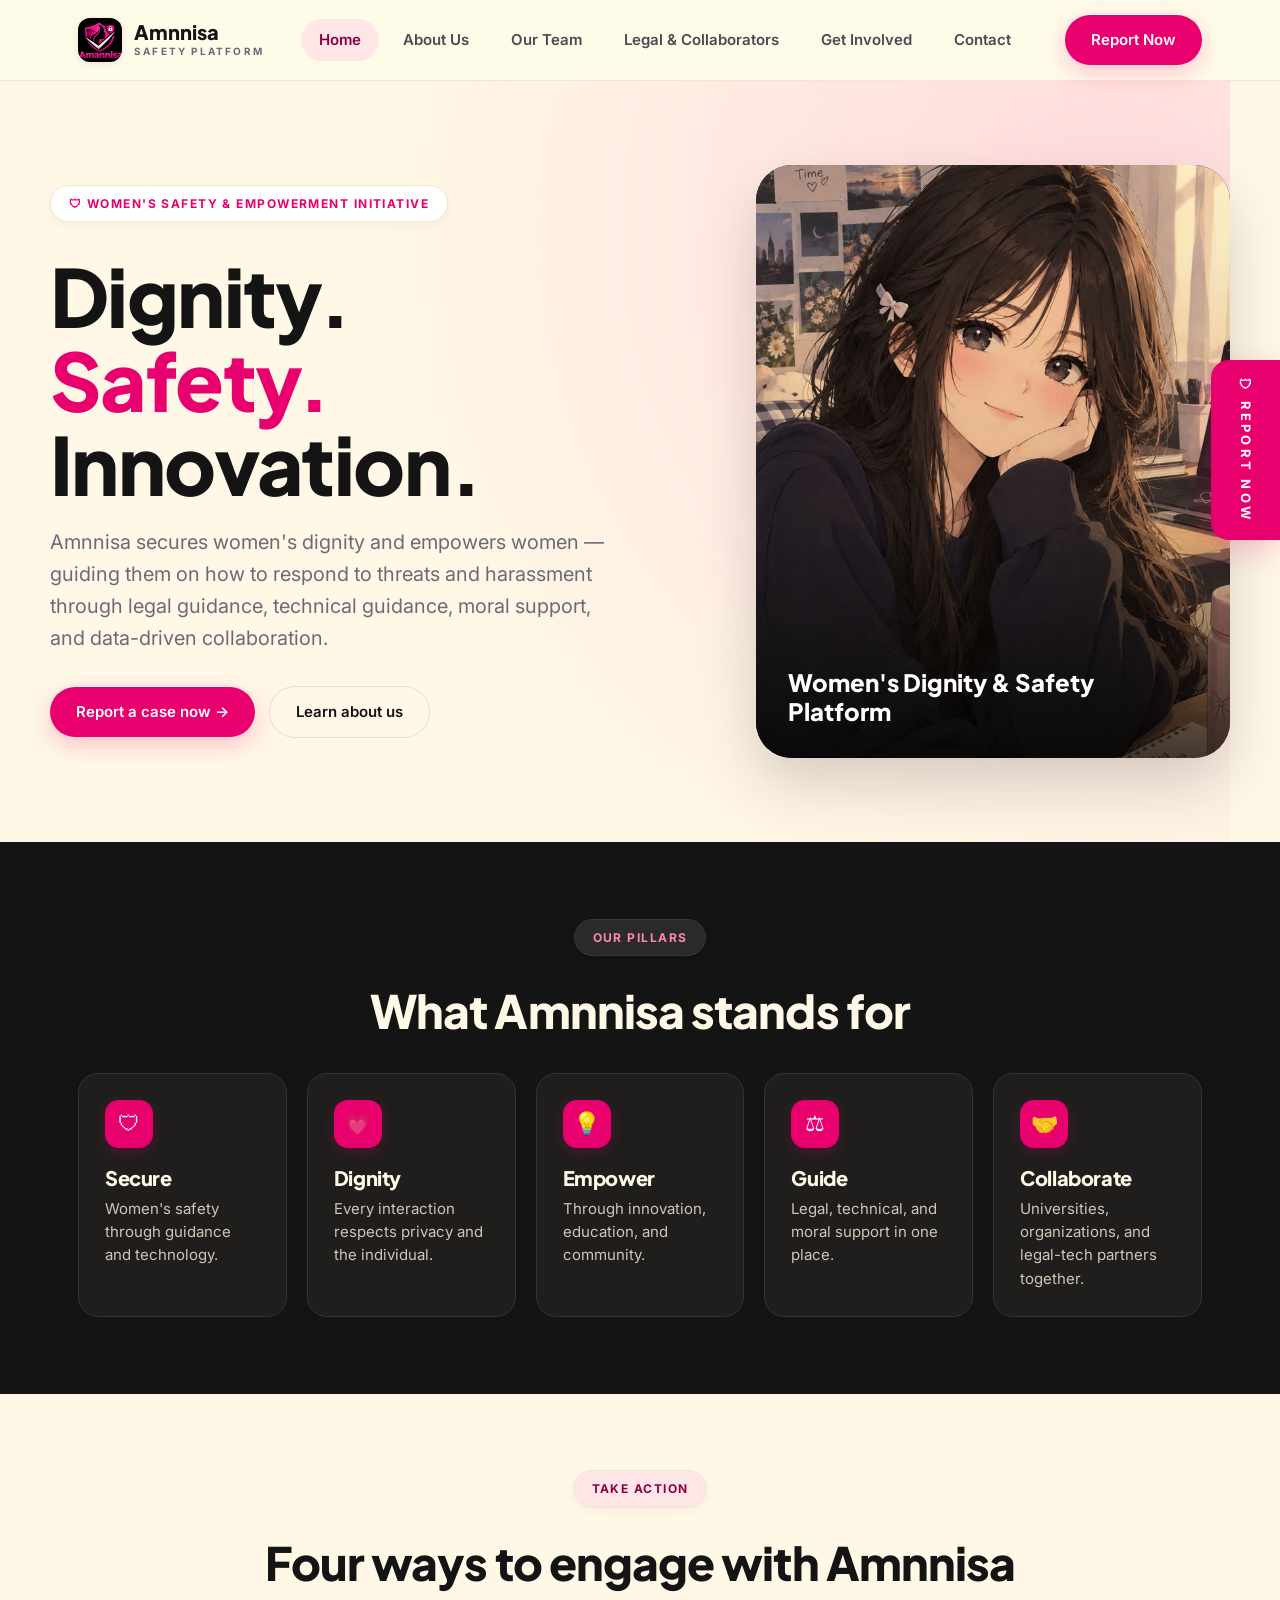
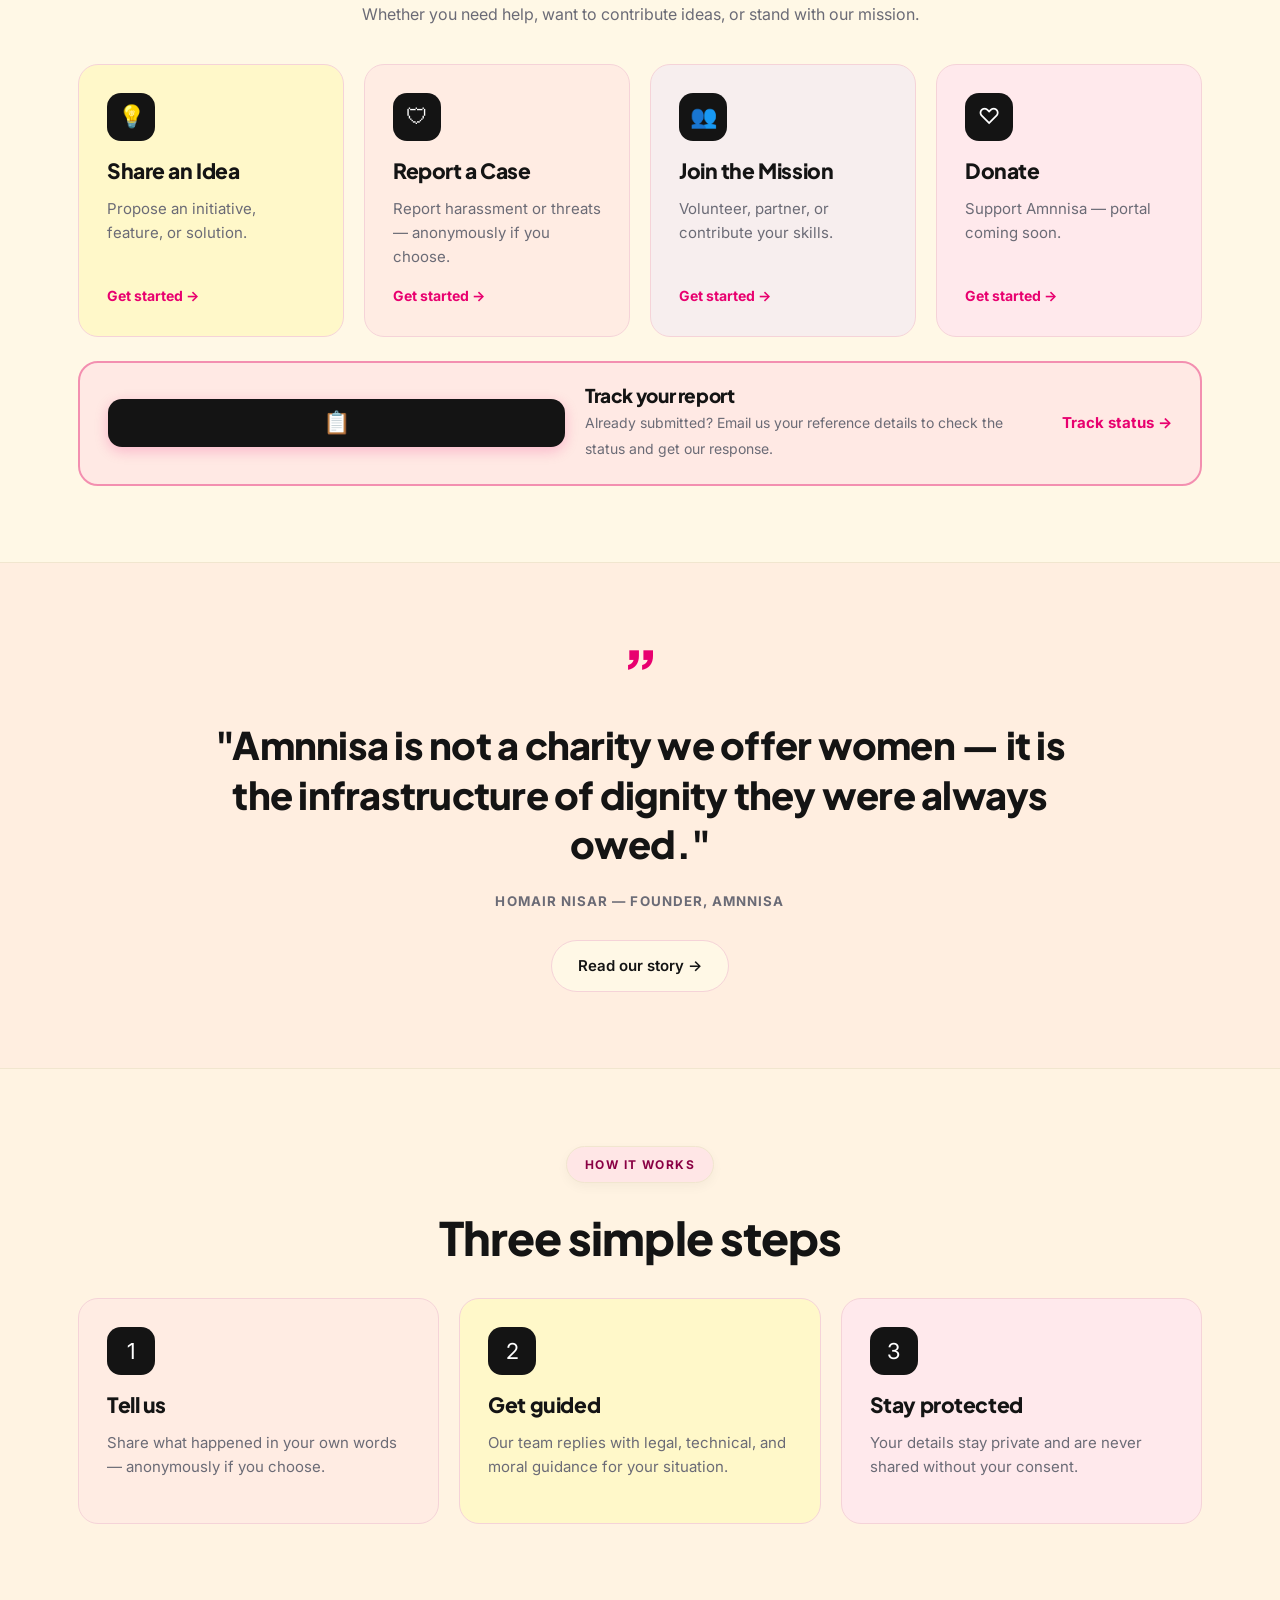
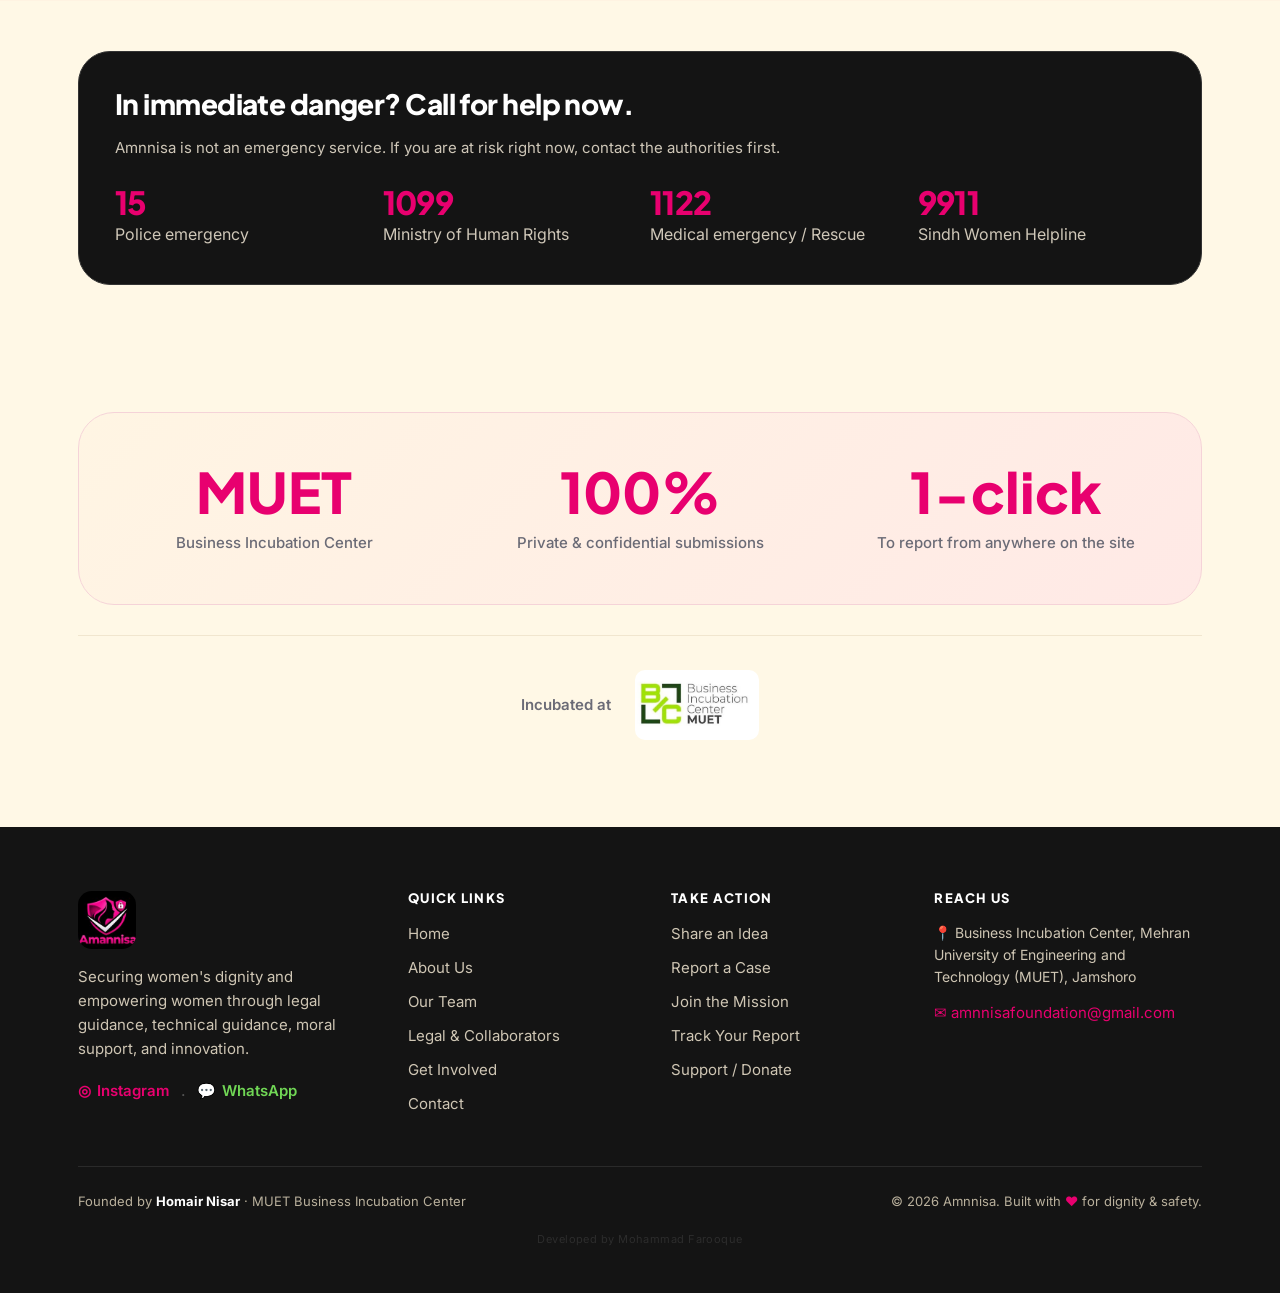
<file: index.html>
<!DOCTYPE html>
<html lang="en">
<head>
    <meta charset="UTF-8">
    <meta name="viewport" content="width=device-width, initial-scale=1.0, viewport-fit=cover">
    <title>Amnnisa — Women's Safety &amp; Empowerment Platform | Dignity. Safety. Innovation.</title>
    <meta name="description" content="Amnnisa is Pakistan's dedicated women's safety platform. Providing confidential harassment reporting, expert legal guidance, technical security, and moral support. Incubated at MUET BIC.">
    <meta name="keywords" content="Amnnisa, women safety Pakistan, harassment reporting, legal support women, cyber harassment help, women rights Sindh, MUET BIC incubator, report harassment anonymous">
    <meta name="author" content="Homair Nisar, Amnnisa">
    <meta name="robots" content="index, follow, max-image-preview:large, max-snippet:-1, max-video-preview:-1">
    <link rel="canonical" href="https://amnnisa.com/">

    <!-- Social Media Meta: OpenGraph -->
    <meta property="og:locale" content="en_US">
    <meta property="og:type" content="website">
    <meta property="og:title" content="Amnnisa — Women's Safety &amp; Empowerment Platform">
    <meta property="og:description" content="Confidential harassment reporting, expert legal guidance, technical security, and moral support for women in Pakistan.">
    <meta property="og:url" content="https://amnnisa.com/">
    <meta property="og:site_name" content="Amnnisa">
    <meta property="og:image" content="https://amnnisa.com/wp-content/themes/amannisa-theme/assets/images/logo.jpg">
    <meta property="og:image:width" content="1200">
    <meta property="og:image:height" content="630">

    <!-- Social Media Meta: Twitter Cards -->
    <meta name="twitter:card" content="summary_large_image">
    <meta name="twitter:title" content="Amnnisa — Women's Safety &amp; Empowerment Platform">
    <meta name="twitter:description" content="Confidential harassment reporting, expert legal guidance, technical security, and moral support for women in Pakistan.">
    <meta name="twitter:image" content="https://amnnisa.com/wp-content/themes/amannisa-theme/assets/images/logo.jpg">

    <!-- Schema.org JSON-LD Structured Data -->
    <script type="application/ld+json">
    {
      "@context": "https://schema.org",
      "@graph": [
        {
          "@type": "NGO",
          "@id": "https://amnnisa.com/#organization",
          "name": "Amnnisa",
          "alternateName": "Amnnisa Foundation",
          "url": "https://amnnisa.com/",
          "logo": "https://amnnisa.com/wp-content/themes/amannisa-theme/assets/images/logo.jpg",
          "description": "Amnnisa is Pakistan's dedicated women's safety platform providing confidential reporting, legal support, and cybersecurity guidance.",
          "founder": { "@type": "Person", "name": "Homair Nisar" },
          "foundingLocation": "Business Incubation Center, MUET Jamshoro",
          "contactPoint": {
            "@type": "ContactPoint",
            "email": "amnnisafoundation@gmail.com",
            "contactType": "emergency support & confidential reporting"
          }
        },
        {
          "@type": "WebSite",
          "@id": "https://amnnisa.com/#website",
          "url": "https://amnnisa.com/",
          "name": "Amnnisa",
          "publisher": { "@id": "https://amnnisa.com/#organization" }
        }
      ]
    }
    </script>

    <!-- Critical CSS for Instant Paint & Anti-FOUC -->
    <style>
    #amannisa-preloader {
      position: fixed;
      inset: 0;
      background: #FFF8E6;
      z-index: 999999;
      display: flex;
      align-items: center;
      justify-content: center;
      transition: opacity 0.35s cubic-bezier(0.16, 1, 0.3, 1), visibility 0.35s ease;
      animation: amnAutoDismiss 0.35s cubic-bezier(0.16, 1, 0.3, 1) 0.5s forwards;
      pointer-events: auto;
    }
    #amannisa-preloader.loaded {
      opacity: 0 !important;
      visibility: hidden !important;
      pointer-events: none !important;
    }
    @keyframes amnAutoDismiss {
      to {
        opacity: 0;
        visibility: hidden;
        pointer-events: none;
      }
    }
    .preloader-content {
      display: flex;
      flex-direction: column;
      align-items: center;
      text-align: center;
      gap: 14px;
    }
    .preloader-logo {
      width: 80px;
      height: 80px;
      border-radius: 50%;
      box-shadow: 0 10px 30px rgba(232, 0, 111, 0.18);
      animation: preloader-pulse 1.8s infinite ease-in-out;
    }
    .preloader-spinner {
      width: 36px;
      height: 36px;
      border: 3.5px solid rgba(232, 0, 111, 0.15);
      border-top-color: #E8006F;
      border-radius: 50%;
      animation: preloader-spin 0.8s linear infinite;
    }
    .preloader-brand {
      font-family: 'Plus Jakarta Sans', system-ui, -apple-system, sans-serif;
      font-weight: 800;
      font-size: 1.35rem;
      color: #1a1a2e;
      letter-spacing: -0.02em;
    }
    .preloader-sub {
      font-family: 'Inter', system-ui, -apple-system, sans-serif;
      font-size: 0.75rem;
      font-weight: 700;
      color: #E8006F;
      text-transform: uppercase;
      letter-spacing: 0.16em;
    }
    @keyframes preloader-spin {
      to { transform: rotate(360deg); }
    }
    @keyframes preloader-pulse {
      0%, 100% { transform: scale(1); }
      50% { transform: scale(1.06); }
    }
    @media (min-width: 901px) {
      #menu-toggle { display: none !important; }
      .main-nav { display: flex !important; }
      .hero { grid-template-columns: 1.15fr 0.85fr !important; }
      .rn { top: 50% !important; bottom: auto !important; right: 0 !important; transform: translateY(-50%) !important; padding: 18px 24px !important; font-size: 13px !important; }
    }
    @media (max-width: 900px) {
      #menu-toggle { display: inline-flex !important; }
      .hero { grid-template-columns: 1fr !important; }
      .rn { top: auto !important; bottom: 20px !important; right: 20px !important; transform: none !important; padding: 12px 20px !important; font-size: 12px !important; }
    }
    </style>
    <noscript><style>#amannisa-preloader { display: none !important; }</style></noscript>

    <link rel="preconnect" href="https://fonts.googleapis.com">
    <link rel="preconnect" href="https://fonts.gstatic.com" crossorigin>
    <link href="https://fonts.googleapis.com/css2?family=Inter:wght@400;500;600;700&family=Plus+Jakarta+Sans:wght@600;700;800&display=swap" rel="stylesheet">
    <link rel="preload" as="image" href="assets/images/hero.jpg" fetchpriority="high">
    <link rel="stylesheet" href="assets/css/style.css">
</head>
<body>

<!-- Amnnisa Branded Splash Preloader (Auto-dismisses in < 0.6s) -->
<div id="amannisa-preloader" aria-label="Loading Amnnisa Platform">
    <div class="preloader-content">
        <img src="assets/images/logo.jpg" alt="Amnnisa Logo" width="84" height="84" class="preloader-logo">
        <div class="preloader-spinner"></div>
        <span class="preloader-brand">Amnnisa</span>
        <small class="preloader-sub">SAFETY PLATFORM</small>
    </div>
</div>
<script>
(function(){
  var p = document.getElementById("amannisa-preloader");
  if (!p) return;
  function d() {
    p.classList.add("loaded");
    setTimeout(function(){ if (p && p.parentNode) p.parentNode.removeChild(p); }, 350);
  }
  p.addEventListener("click", d);
  p.addEventListener("touchstart", d, {passive: true});
  if (document.readyState === "complete") {
    d();
  } else {
    window.addEventListener("load", d);
    setTimeout(d, 500);
  }
})();
</script>

<a class="screen-reader-text" href="#main-content" style="position:absolute;left:-9999px;top:auto;width:1px;height:1px;overflow:hidden;">Skip to content</a>

<header class="site-header">
    <div class="wrap bar">
        <a class="brand" href="#home" aria-label="Amnnisa Home">
            <img src="assets/images/logo.jpg" alt="Amnnisa Logo" width="44" height="44">
            <span>
                <b>Amnnisa</b>
                <small>SAFETY PLATFORM</small>
            </span>
        </a>

        <nav class="main-nav" id="nav" aria-label="Main Navigation">
            <a href="#home" class="on">Home</a>
            <a href="#about">About Us</a>
            <a href="#team">Our Team</a>
            <a href="#collaborators">Legal &amp; Collaborators</a>
            <a href="#involved">Get Involved</a>
            <a href="#contact">Contact</a>
        </nav>

        <div class="header-actions">
            <a class="btn" href="#report">Report Now</a>
            <button id="menu-toggle" aria-label="Toggle navigation menu" aria-expanded="false" aria-controls="nav">☰</button>
        </div>
    </div>
</header>

<a class="rn" href="#report" aria-label="Report a case securely">
    <span>🛡</span> REPORT NOW
</a>

<svg width="0" height="0" style="position:absolute" aria-hidden="true">
    <symbol id="art" viewBox="0 0 600 200">
        <rect width="600" height="200" rx="32" fill="#ffe1e6"/>
        <circle cx="70" cy="30" r="95" fill="#ffc2d4" opacity=".65"/>
        <circle cx="545" cy="175" r="110" fill="#f9a8c4" opacity=".55"/>
        <circle cx="300" cy="100" r="82" fill="none" stroke="#E8006F" stroke-opacity=".25" stroke-width="2"/>
        <circle cx="300" cy="100" r="62" fill="none" stroke="#E8006F" stroke-opacity=".35" stroke-width="2"/>
        <path d="M300 28 L358 50 V105 C358 140 334 160 300 172 C266 160 242 140 242 105 V50Z" fill="#E8006F"/>
        <path d="M300 134 C270 114 262 100 262 90 a17 17 0 0 1 38 -9 a17 17 0 0 1 38 9 c0 10 -8 24 -38 44z" fill="#fff8e6"/>
        <g fill="#E8006F" opacity=".5">
            <circle cx="150" cy="120" r="6"/>
            <circle cx="185" cy="80" r="4"/>
            <circle cx="450" cy="80" r="6"/>
            <circle cx="415" cy="128" r="4"/>
        </g>
    </symbol>
</svg>

<main id="main-content">
<!-- ==========================================
     PAGE 1: HOME
     ========================================== -->
<div class="pg on" id="p-home">
    <div class="wrap hero">
        <div>
            <span class="pill">🛡 Women's Safety &amp; Empowerment Initiative</span>
            <h1>Dignity.<br><span>Safety.</span><br>Innovation.</h1>
            <p>
                Amnnisa secures women's dignity and empowers women — guiding them on how to respond to threats and harassment through legal guidance, technical guidance, moral support, and data-driven collaboration.
            </p>
            <div class="hero-btns">
                <a class="btn" href="#report">Report a case now →</a>
                <a class="btn o" href="#about">Learn about us</a>
            </div>
        </div>

        <div class="photo-card">
            <img src="assets/images/hero.jpg" alt="Amnnisa Women's Safety Platform" fetchpriority="high" loading="eager" decoding="async" width="600" height="750">
            <div class="photo-card-overlay">
                <span>Women's Dignity &amp; Safety Platform</span>
            </div>
        </div>
    </div>

    <!-- 5 Pillars Section -->
    <section class="dark">
        <div class="wrap tc">
            <span class="pill">Our Pillars</span>
            <h2>What Amnnisa stands for</h2>
            
            <div class="g g5" style="text-align: left; margin-top: 36px;">
                <div class="pc">
                    <div class="ic">🛡</div>
                    <h3>Secure</h3>
                    <p>Women's safety through guidance and technology.</p>
                </div>
                <div class="pc">
                    <div class="ic">💗</div>
                    <h3>Dignity</h3>
                    <p>Every interaction respects privacy and the individual.</p>
                </div>
                <div class="pc">
                    <div class="ic">💡</div>
                    <h3>Empower</h3>
                    <p>Through innovation, education, and community.</p>
                </div>
                <div class="pc">
                    <div class="ic">⚖</div>
                    <h3>Guide</h3>
                    <p>Legal, technical, and moral support in one place.</p>
                </div>
                <div class="pc">
                    <div class="ic">🤝</div>
                    <h3>Collaborate</h3>
                    <p>Universities, organizations, and legal-tech partners together.</p>
                </div>
            </div>
        </div>
    </section>

    <!-- 4 Action Cards Section -->
    <section>
        <div class="wrap">
            <div class="tc">
                <span class="pill" style="background:#ffe6e6;color:#8a0044">Take Action</span>
                <h2>Four ways to engage with Amnnisa</h2>
                <p style="color:var(--mut);max-width:580px;margin:0 auto 36px">
                    Whether you need help, want to contribute ideas, or stand with our mission.
                </p>
            </div>

            <div class="g g4">
                <a class="card c1" href="#involved:idea">
                    <div class="ic">💡</div>
                    <h3>Share an Idea</h3>
                    <p>Propose an initiative, feature, or solution.</p>
                    <b class="a">Get started →</b>
                </a>
                <a class="card c2" href="#involved:case">
                    <div class="ic">🛡</div>
                    <h3>Report a Case</h3>
                    <p>Report harassment or threats — anonymously if you choose.</p>
                    <b class="a">Get started →</b>
                </a>
                <a class="card c3" href="#involved:join">
                    <div class="ic">👥</div>
                    <h3>Join the Mission</h3>
                    <p>Volunteer, partner, or contribute your skills.</p>
                    <b class="a">Get started →</b>
                </a>
                <a class="card c4" href="#involved:donate">
                    <div class="ic">♡</div>
                    <h3>Donate</h3>
                    <p>Support Amnnisa — portal coming soon.</p>
                    <b class="a">Get started →</b>
                </a>
            </div>

            <!-- Incident tracking row -->
            <a class="track" href="#involved:track">
                <div class="ic">📋</div>
                <div class="track-content">
                    <h3>Track your report</h3>
                    <span style="color:var(--mut)">Already submitted? Email us your reference details to check the status and get our response.</span>
                </div>
                <b class="a" style="color:var(--pink)">Track status →</b>
            </a>
        </div>
    </section>

    <!-- Founder Quote Section -->
    <section class="quote">
        <div class="wrap">
            <div class="h" style="font-size:64px;color:var(--pink);line-height:1">”</div>
            <h2>"Amnnisa is not a charity we offer women — it is the infrastructure of dignity they were always owed."</h2>
            <small style="letter-spacing:.08em;font-weight:700;color:var(--mut);text-transform:uppercase">
                HOMAIR NISAR — FOUNDER, AMNNISA
            </small>
            <br><br>
            <a class="btn o" href="#about">Read our story →</a>
        </div>
    </section>

    <!-- Three simple steps -->
    <section style="background:#fff3e2">
        <div class="wrap tc">
            <span class="pill" style="background:#ffe6e6;color:#8a0044">How it works</span>
            <h2>Three simple steps</h2>

            <div class="g g3" style="text-align:left;margin-top:34px">
                <div class="card c2" style="cursor:default">
                    <div class="ic">1</div>
                    <h3>Tell us</h3>
                    <p>Share what happened in your own words — anonymously if you choose.</p>
                </div>
                <div class="card c1" style="cursor:default">
                    <div class="ic">2</div>
                    <h3>Get guided</h3>
                    <p>Our team replies with legal, technical, and moral guidance for your situation.</p>
                </div>
                <div class="card c4" style="cursor:default">
                    <div class="ic">3</div>
                    <h3>Stay protected</h3>
                    <p>Your details stay private and are never shared without your consent.</p>
                </div>
            </div>
        </div>
    </section>

    <!-- Emergency Hotlines Notice -->
    <section style="padding: 50px 0">
        <div class="wrap">
            <div class="pc" style="background:var(--ink);border-radius:32px;padding:36px">
                <h3 style="font-size: clamp(22px, 3vw, 28px); color: #fff;">In immediate danger? Call for help now.</h3>
                <p style="margin: 8px 0 24px; color: #cfc7b8;">
                    Amnnisa is not an emergency service. If you are at risk right now, contact the authorities first.
                </p>
                <div class="g g4" style="grid-template-columns: repeat(auto-fit, minmax(200px, 1fr));">
                    <div>
                        <b class="h" style="font-size:32px;color:var(--pink)">15</b><br>
                        <span style="color:#cfc7b8">Police emergency</span>
                    </div>
                    <div>
                        <b class="h" style="font-size:32px;color:var(--pink)">1099</b><br>
                        <span style="color:#cfc7b8">Ministry of Human Rights</span>
                    </div>
                    <div>
                        <b class="h" style="font-size:32px;color:var(--pink)">1122</b><br>
                        <span style="color:#cfc7b8">Medical emergency / Rescue</span>
                    </div>
                    <div>
                        <b class="h" style="font-size:32px;color:var(--pink)">9911</b><br>
                        <span style="color:#cfc7b8">Sindh Women Helpline</span>
                    </div>
                </div>
            </div>
        </div>
    </section>

    <!-- Stats & Incubation -->
    <section>
        <div class="wrap">
            <div class="stats">
                <div>
                    <b>MUET</b>
                    <span>Business Incubation Center</span>
                </div>
                <div>
                    <b>100%</b>
                    <span>Private &amp; confidential submissions</span>
                </div>
                <div>
                    <b>1-click</b>
                    <span>To report from anywhere on the site</span>
                </div>
            </div>

            <div class="inc">
                <span>Incubated at</span>
                <img src="assets/images/bic-incubator.jpg" alt="Business Incubation Center, MUET Jamshoro" height="70">
            </div>
        </div>
    </section>
</div>

<!-- ==========================================
     PAGE 2: ABOUT US
     ========================================== -->
<div class="pg" id="p-about">
    <div class="wrap">
        <div class="ph">
            <span class="pill">About Us</span>
            <h1>Securing women's dignity</h1>
            <p>
                Amnnisa is a women's safety and empowerment initiative guiding women on how to respond to threats and harassment through legal, technical, and moral support. Founded by Homair Nisar and incubated at the MUET Business Incubation Center, Jamshoro. We combine empathetic guidance, technical countermeasures, and data-backed advocacy so no woman feels alone or unprotected.
            </p>
        </div>

        <div class="g g3" style="margin: 40px 0;">
            <div class="pc" style="background:#fff3e8;border-color:var(--line)">
                <div class="ic">⚖</div>
                <h3>Legal guidance</h3>
                <p style="color:var(--mut)">Clear direction on rights and the steps to take under the law.</p>
            </div>
            <div class="pc" style="background:#fff3e8;border-color:var(--line)">
                <div class="ic">💻</div>
                <h3>Technical guidance</h3>
                <p style="color:var(--mut)">Practical help for digital safety, account security, and evidence preservation.</p>
            </div>
            <div class="pc" style="background:#fff3e8;border-color:var(--line)">
                <div class="ic">💗</div>
                <h3>Moral support</h3>
                <p style="color:var(--mut)">A private, respectful space to be heard without judgment or exposure.</p>
            </div>
        </div>

        <!-- FAQ Accordion -->
        <div style="max-width:800px;margin:0 auto;padding-bottom:60px">
            <h2 class="tc" style="font-size:34px;margin-bottom:24px">Common questions</h2>
            
            <details class="box">
                <summary>Is my report really private?</summary>
                <p>Yes. You can report completely anonymously, and your identity is never exposed or shared without your explicit consent.</p>
            </details>

            <details class="box">
                <summary>Do I need proof to report?</summary>
                <p>No. Proof helps strengthen your case, but you can report first and our team will guide you on how to safely gather and preserve evidence.</p>
            </details>

            <details class="box">
                <summary>Is Amnnisa an emergency service?</summary>
                <p>No. If you are in immediate physical danger, please call police emergency 15 or 1122 right away before reaching out to us.</p>
            </details>

            <details class="box">
                <summary>Who can join the mission?</summary>
                <p>Students, volunteers, lawyers, technologists, and organizations passionate about women's safety are welcome to apply via our Get Involved section.</p>
            </details>
        </div>
    </div>
</div>

<!-- ==========================================
     PAGE 3: OUR TEAM
     ========================================== -->
<div class="pg" id="p-team">
    <div class="wrap">
        <div class="ph">
            <span class="pill">Our Team</span>
            <h1>The people behind Amnnisa</h1>
            <p>Students and professionals working together for women's dignity and safety.</p>
        </div>

        <!-- Founder & Vision Spotlight -->
        <div class="fnd">
            <div class="im">
                <img src="assets/images/founder-homair-nisar.jpg" alt="Homair Nisar - Founder, Amnnisa">
            </div>
            <div>
                <span class="pill" style="background:#ffe1e6">Founder &amp; Vision</span>
                <h2>Homair Nisar</h2>
                <b style="color:var(--pink);display:block;margin-bottom:12px;font-size:16px;">Founder, Amnnisa</b>
                <p>
                    Homair Nisar founded Amnnisa with a single conviction: that every woman deserves to walk through life with dignity, safety, and the full backing of her community. As a student-leader incubated at the MUET Business Incubation Center, he envisions Amnnisa as a bridge between immediate protection and systemic change — leveraging technology, legal literacy, and empathetic care to rewrite how society responds to harassment.
                </p>
            </div>
        </div>

        <!-- 6 Co-Founders Team Grid -->
        <div class="tm" style="padding-bottom: 60px;">
            <div class="tm-card">
                <div class="im">
                    <img src="assets/images/team-aliza-shah.jpg" alt="Aliza Shah">
                </div>
                <h3>Aliza Shah</h3>
                <p>Co-Founder</p>
                <small>Marketing &amp; PR</small>
            </div>

            <div class="tm-card">
                <div class="im">
                    <img src="assets/images/team-shanze-fatima.jpg" alt="Shanze Fatima">
                </div>
                <h3>Shanze Fatima</h3>
                <p>Co-Founder</p>
                <small>Legal &amp; Harassment Support</small>
            </div>

            <div class="tm-card">
                <div class="im">
                    <img src="assets/images/team-emaan-muneer.jpg" alt="Emaan Muneer">
                </div>
                <h3>Emaan Muneer</h3>
                <p>Co-Founder</p>
                <small>Team Management</small>
            </div>

            <div class="tm-card">
                <div class="im">
                    <img src="assets/images/team-khadija-soomro.jpg" alt="Khadija Soomro">
                </div>
                <h3>Khadija Soomro</h3>
                <p>Co-Founder</p>
                <small>Finance &amp; Logistics</small>
            </div>

            <div class="tm-card">
                <div class="im">
                    <img src="assets/images/team-humna-irfan.jpg" alt="Humna Irfan">
                </div>
                <h3>Humna Irfan</h3>
                <p>Co-Founder</p>
                <small>Chief Operating Officer</small>
            </div>

            <div class="tm-card">
                <div class="im">
                    <img src="assets/images/team-amna-korai.jpg" alt="Amna Korai">
                </div>
                <h3>Amna Korai</h3>
                <p>Co-Founder</p>
                <small>Social Media</small>
            </div>
        </div>

        <!-- Link to Legal Support & Collaborators -->
        <div style="text-align: center; margin-top: 10px; margin-bottom: 50px;">
            <a class="btn o" href="#collaborators" style="display: inline-flex; align-items: center; gap: 8px;">
                <span>⚖</span> Meet Our Legal Team &amp; Collaborators →
            </a>
        </div>
    </div>
</div>

<!-- ==========================================
     PAGE 3B: LEGAL TEAM, TEAM MEMBERS & COLLABORATORS
     ========================================== -->
<div class="pg" id="p-collaborators">
    <div class="wrap" style="padding-top: 40px; padding-bottom: 70px;">
        <div class="ph">
            <span class="pill">Legal &amp; Collaborators</span>
            <h1>Legal Support, Team &amp; Collaborators</h1>
            <p>Trusted advocates, dedicated society members, and collaborative partners advancing women's safety together.</p>
        </div>

        <div class="amn-jump-nav" aria-label="Section Quick Links">
            <a href="#legal-team" class="amn-jump-pill">⚖ Legal Team</a>
            <a href="#team-members" class="amn-jump-pill">👥 Team Members</a>
            <a href="#collaborators-section" class="amn-jump-pill">🤝 Collaborators</a>
        </div>

        <div class="amn-wrap">
            <!-- LEGAL TEAM -->
            <section class="amn-sec" id="legal-team">
                <span class="amn-tag">Legal Team</span>
                <h2>Legal Support <span>You Can Trust</span></h2>
                <p class="amn-sub">Our legal team guides survivors through reporting, rights and next steps with care, confidentiality and respect.</p>

                <div class="amn-grid amn-grid-legal">
                    <div class="amn-card">
                        <div class="amn-av">
                            <img src="assets/images/rabia.png" alt="Rabia Samo" loading="lazy" decoding="async" width="96" height="96">
                        </div>
                        <h3>Rabia Samo</h3>
                        <div class="amn-role">Advocate</div>
                        <p>15+ years of experience handling harassment cases.</p>
                    </div>
                    <div class="amn-card">
                        <div class="amn-av">
                            <img src="assets/images/afsheen.png" alt="Afsheen Naz Bhutto" loading="lazy" decoding="async" width="96" height="96">
                        </div>
                        <h3>Afsheen Naz Bhutto</h3>
                        <div class="amn-role">Advocate</div>
                        <p>15+ years of experience handling harassment cases.</p>
                    </div>
                </div>
                <div class="amn-note">
                    <span style="font-size: 20px; line-height: 1;">🛡️</span>
                    <div>
                        <strong>Confidential &amp; Safe:</strong> Amnnisa provides legal guidance and support. Every report is handled confidentially.
                    </div>
                </div>
            </section>

            <!-- TEAM MEMBERS -->
            <section class="amn-sec" id="team-members">
                <span class="amn-tag">Team Members</span>
                <h2>The People <span>Behind Amnnisa</span></h2>
                <p class="amn-sub">Dedicated members who volunteer their time, skills and heart to make women safer.</p>
                <div class="amn-grid">
                    <div class="amn-card">
                        <div class="amn-av">
                            <img src="assets/images/paras.png" alt="Paras Bhutto" loading="lazy" decoding="async" width="96" height="96">
                        </div>
                        <h3>Paras Bhutto</h3>
                        <div class="amn-role">Team Member</div>
                        <p>Official Amnnisa Society member</p>
                    </div>
                    <div class="amn-card">
                        <div class="amn-av">
                            <img src="assets/images/huzaifa.png" alt="Huzaifa Junejo" loading="lazy" decoding="async" width="96" height="96">
                        </div>
                        <h3>Huzaifa Junejo</h3>
                        <div class="amn-role">Team Member</div>
                        <p>Official Amnnisa Society member</p>
                    </div>
                    <div class="amn-card">
                        <div class="amn-av">
                            <img src="assets/images/umar.png" alt="Umar Qureshi" loading="lazy" decoding="async" width="96" height="96">
                        </div>
                        <h3>Umar Qureshi</h3>
                        <div class="amn-role">Team Member</div>
                        <p>Official Amnnisa Society member</p>
                    </div>
                    <div class="amn-card">
                        <div class="amn-av">
                            <img src="assets/images/younis.png" alt="Syed Younis Shah" loading="lazy" decoding="async" width="96" height="96">
                        </div>
                        <h3>Syed Younis Shah</h3>
                        <div class="amn-role">Team Member</div>
                        <p>Official Amnnisa Society member</p>
                    </div>
                    <div class="amn-card">
                        <div class="amn-av">
                            <img src="assets/images/aina.png" alt="Aina Syed" loading="lazy" decoding="async" width="96" height="96">
                        </div>
                        <h3>Aina Syed</h3>
                        <div class="amn-role">Team Member</div>
                        <p>Official Amnnisa Society member</p>
                    </div>
                </div>
            </section>

            <!-- COLLABORATORS -->
            <section class="amn-sec" id="collaborators-section">
                <span class="amn-tag">Collaborators</span>
                <h2>Our <span>Partners &amp; Collaborators</span></h2>
                <p class="amn-sub">Organizations and institutions that support Amnnisa's mission.</p>
                <div class="amn-collab">
                    <div class="amn-logo">
                        <img src="assets/images/draftify.png" alt="Draftify" loading="lazy" decoding="async" width="170" height="85" style="border-radius:18px">
                        <b>Draftify</b>
                        <small>Strategic Partner</small>
                    </div>
                    <div class="amn-logo">
                        <img src="assets/images/women.png" alt="WomenWheelz" loading="lazy" decoding="async" width="170" height="85">
                        <b>WomenWheelz</b>
                        <small>Collaborator &amp; Mobility Partner</small>
                    </div>
                    <div class="amn-logo">
                        <img src="assets/images/yen.png" alt="YEN" loading="lazy" decoding="async" width="170" height="85">
                        <b>YEN</b>
                        <small>Youth Empowerment Network</small>
                    </div>
                </div>
            </section>
        </div>
    </div>
</div>

<!-- ==========================================
     PAGE 4: GET INVOLVED
     ========================================== -->
<div class="pg" id="p-involved">
    <div class="wrap">
        <div class="ph">
            <span class="pill">Get Involved</span>
            <h1>Take a private, secure step</h1>
            <svg class="art" viewBox="0 0 600 200" role="img" aria-label="Shield and heart illustration" style="width:100%;max-width:760px;display:block;margin:28px auto 0;">
                <use href="#art"/>
            </svg>
        </div>

        <div class="tabs" id="tabs">
            <div class="tab on" data-t="idea">💡 Share an Idea</div>
            <div class="tab" data-t="case">🛡 Report a Case</div>
            <div class="tab" data-t="track">🔍 Track your Report</div>
            <div class="tab" data-t="join">👥 Join the Mission</div>
            <div class="tab" data-t="donate">♡ Donate</div>
        </div>

        <div id="panels" style="padding-bottom: 70px;">
            <!-- Tab 1: Share an Idea -->
            <div class="box" data-p="idea">
                <h2>Share an Idea</h2>
                <p>Have an initiative, feature, or solution in mind? Share it with us — anonymously if you prefer.</p>
                <form data-sub="Amnnisa – New idea">
                    <div class="an">
                        <span>
                            <b>Submit anonymously</b>
                            <small>Hide your name and contact from this submission.</small>
                        </span>
                        <input type="checkbox" name="_anon" aria-label="Submit anonymously">
                    </div>
                    <div class="fr">
                        <div>
                            <label>Name (optional)</label>
                            <input name="Name" placeholder="Your name">
                        </div>
                        <div>
                            <label>Email or contact</label>
                            <input name="Contact" placeholder="you@example.com">
                        </div>
                    </div>
                    <label>Idea category *</label>
                    <select name="Category" required>
                        <option value="">Choose a category</option>
                        <option>New feature</option>
                        <option>Awareness / education</option>
                        <option>Partnership</option>
                        <option>Other</option>
                    </select>
                    <label>Describe your idea *</label>
                    <textarea name="Idea" required placeholder="Share your idea, suggestion, or proposal in detail..."></textarea>
                    <br><br>
                    <button type="submit" class="btn full">Send idea</button>
                </form>
            </div>

            <!-- Tab 2: Report a Case -->
            <div class="box hide" data-p="case">
                <h2>Report a Case</h2>
                <p>Report harassment or threats. Your identity is protected by default.</p>
                <form data-sub="Amnnisa – Case report">
                    <div class="an">
                        <span>
                            <b>Report anonymously</b>
                            <small>No name or contact will be included — strongly recommended.</small>
                        </span>
                        <input type="checkbox" name="_anon" aria-label="Report anonymously">
                    </div>
                    <div class="fr">
                        <div>
                            <label>Name (optional)</label>
                            <input name="Name" placeholder="Your name">
                        </div>
                        <div>
                            <label>Contact (optional)</label>
                            <input name="Contact" placeholder="Email or phone">
                        </div>
                        <div>
                            <label>Type of incident *</label>
                            <select name="Incident type" required>
                                <option value="">Select type</option>
                                <option>Online harassment</option>
                                <option>Workplace / campus harassment</option>
                                <option>Stalking</option>
                                <option>Threats</option>
                                <option>Blackmail / extortion</option>
                                <option>Other</option>
                            </select>
                        </div>
                        <div>
                            <label>Urgency level</label>
                            <select name="Urgency">
                                <option value="">Select urgency</option>
                                <option>Low</option>
                                <option>Medium</option>
                                <option>High</option>
                                <option>Emergency</option>
                            </select>
                        </div>
                    </div>
                    <label>Location / Institution (optional)</label>
                    <input name="Location" placeholder="e.g. MUET Jamshoro, Online, Workplace name">
                    <label>What happened? *</label>
                    <textarea name="What happened" required placeholder="Describe the incident in your own words. Include dates and any context that helps us guide you..."></textarea>
                    <p style="font-size:13px;color:var(--mut);margin-top:8px">
                        📎 Have proof? Attach images, screenshots, or documents to the email that opens.
                    </p>
                    <div class="conf">
                        <b>Confidentiality guaranteed.</b> Reports are private. Your identity is never exposed without your explicit consent.
                    </div>
                    <button type="submit" class="btn full">🛡 Submit report securely</button>
                </form>
            </div>

            <!-- Tab 3: Track Report -->
            <div class="box hide" data-p="track">
                <h2>Track your private thread</h2>
                <p>Enter the reference details from your submission. We'll email you the status and any replies from our team.</p>
                <form data-sub="Amnnisa – Status request">
                    <label>Your reference (or the date and type of your report)</label>
                    <input name="Reference" required placeholder="AN-XXXX-XXXX">
                    <label>Your email *</label>
                    <input type="email" name="Reply to" required placeholder="you@example.com">
                    <br><br>
                    <button type="submit" class="btn full">Request update</button>
                </form>
            </div>

            <!-- Tab 4: Join the Mission -->
            <div class="box hide" data-p="join">
                <h2>Join the Mission</h2>
                <p>Volunteer, partner, or contribute your skills to Amnnisa.</p>
                <form data-sub="Amnnisa – Join the mission">
                    <div class="fr">
                        <div>
                            <label>Name *</label>
                            <input name="Name" required placeholder="Your full name">
                        </div>
                        <div>
                            <label>Email *</label>
                            <input type="email" name="Email" required placeholder="you@example.com">
                        </div>
                        <div>
                            <label>Phone</label>
                            <input name="Phone" placeholder="+92 3XX XXXXXXX">
                        </div>
                        <div>
                            <label>University / Organization</label>
                            <input name="Organization" placeholder="e.g. MUET, Sindh University">
                        </div>
                    </div>
                    <label>Area of interest</label>
                    <select name="Interest">
                        <option value="">How would you like to help?</option>
                        <option>Volunteer</option>
                        <option>Partnership</option>
                        <option>Tech / development</option>
                        <option>Legal support</option>
                        <option>Awareness / media</option>
                    </select>
                    <label>Tell us more</label>
                    <textarea name="Message" placeholder="Tell us about your background, skills, and why you want to support Amnnisa..."></textarea>
                    <br><br>
                    <button type="submit" class="btn full">Send application</button>
                </form>
            </div>

            <!-- Tab 5: Donate -->
            <div class="box hide" data-p="donate" style="text-align:center">
                <div class="ic" style="margin:auto auto 16px">♡</div>
                <span class="pill">Coming soon</span>
                <h2 style="margin:14px 0 8px">Donate</h2>
                <p style="max-width:540px;margin:0 auto 24px">
                    Our secure donation portal is being prepared. Leave your email and we'll notify you the moment it goes live so you can support our mission.
                </p>
                <form data-sub="Amnnisa – Donation notify" style="max-width:420px;margin:auto;text-align:left">
                    <label>Email</label>
                    <input type="email" name="Email" required placeholder="you@example.com">
                    <br><br>
                    <button type="submit" class="btn full">Notify me</button>
                </form>
            </div>
        </div>
    </div>
</div>

<!-- ==========================================
     PAGE 5: CONTACT
     ========================================== -->
<div class="pg" id="p-contact">
    <div class="wrap">
        <div class="ph">
            <span class="pill">Contact</span>
            <h1>Get in touch</h1>
            <svg class="art" viewBox="0 0 600 200" role="img" aria-label="Shield and heart illustration" style="width:100%;max-width:760px;display:block;margin:28px auto 0;">
                <use href="#art"/>
            </svg>
        </div>

        <div class="cg" style="padding: 36px 0 70px;">
            <div class="box" style="margin:0;max-width:none">
                <h2>Send a message</h2>
                <p>Name is optional — leave it blank to stay anonymous.</p>
                <form data-sub="Amnnisa – Contact message">
                    <div class="fr">
                        <div>
                            <label>Name (optional)</label>
                            <input name="Name" placeholder="Your name">
                        </div>
                        <div>
                            <label>Email *</label>
                            <input type="email" name="Email" required placeholder="you@example.com">
                        </div>
                    </div>
                    <label>Message *</label>
                    <textarea name="Message" required placeholder="How can we help? Tell us what you need or what questions you have..."></textarea>
                    <br><br>
                    <button type="submit" class="btn full">🛡 Send securely</button>
                </form>
            </div>

            <div>
                <a class="ci" style="background:#ffece3" href="https://www.instagram.com/amannisa_pk" target="_blank" rel="noopener noreferrer">
                    <div class="ic">◎</div>
                    <div>
                        <b>Instagram</b><br>
                        <span style="color:var(--pink)">@amannisa_pk</span>
                    </div>
                </a>

                <a class="ci" style="background:#f4ffe9" href="https://whatsapp.com/channel/0029Vb7sh2jI7BeKLp1uf13O" target="_blank" rel="noopener noreferrer">
                    <div class="ic">💬</div>
                    <div>
                        <b>WhatsApp Channel</b><br>
                        <span style="color:#25d366;font-weight:600">Join our channel</span>
                    </div>
                </a>

                <div class="ci" style="flex-direction:column;align-items:flex-start">
                    <div class="ic" style="background:#ffe6e6">✉</div>
                    <b>Email</b>
                    <a style="color:var(--pink);word-break:break-all;" href="mailto:amnnisafoundation@gmail.com">amnnisafoundation@gmail.com</a>
                </div>

                <div class="ci dk">
                    <div class="ic">📍</div>
                    <b>Location</b>
                    <span style="color:#cfc6b4;font-size:14px;line-height:1.5;margin-top:4px;">
                        Business Incubation Center, Mehran University of Engineering and Technology (MUET), Jamshoro
                    </span>
                </div>
            </div>
        </div>
    </div>
</div>

</main>

<footer class="site-footer">
    <div class="wrap">
        <div class="fg">
            <div>
                <img class="footer-logo" src="assets/images/logo.jpg" alt="Amnnisa Logo" width="58" height="58">
                <p style="font-size: 15px; line-height: 1.6; color: #cfc6b4; margin-bottom: 18px;">
                    Securing women's dignity and empowering women through legal guidance, technical guidance, moral support, and innovation.
                </p>
                <div style="display: flex; gap: 12px; align-items: center;">
                    <a href="https://www.instagram.com/amannisa_pk" target="_blank" rel="noopener noreferrer" style="display: inline-flex; align-items: center; gap: 6px; color: var(--pink); font-weight: 600;">
                        <span>◎</span> Instagram
                    </a>
                    <span style="color: #555;">·</span>
                    <a href="https://whatsapp.com/channel/0029Vb7sh2jI7BeKLp1uf13O" target="_blank" rel="noopener noreferrer" style="display: inline-flex; align-items: center; gap: 6px; color: #70d655; font-weight: 600;">
                        <span>💬</span> WhatsApp
                    </a>
                </div>
            </div>

            <div>
                <h4>Quick Links</h4>
                <a href="#home">Home</a>
                <a href="#about">About Us</a>
                <a href="#team">Our Team</a>
                <a href="#collaborators">Legal &amp; Collaborators</a>
                <a href="#involved">Get Involved</a>
                <a href="#contact">Contact</a>
            </div>

            <div>
                <h4>Take Action</h4>
                <a href="#involved:idea">Share an Idea</a>
                <a href="#involved:case">Report a Case</a>
                <a href="#involved:join">Join the Mission</a>
                <a href="#involved:track">Track Your Report</a>
                <a href="#involved:donate">Support / Donate</a>
            </div>

            <div>
                <h4>Reach Us</h4>
                <p style="font-size: 14px; color: #cfc6b4; line-height: 1.6; margin-bottom: 12px;">
                    📍 Business Incubation Center, Mehran University of Engineering and Technology (MUET), Jamshoro
                </p>
                <a href="mailto:amnnisafoundation@gmail.com" style="color: var(--pink); word-break: break-all;">
                    ✉ amnnisafoundation@gmail.com
                </a>
            </div>
        </div>

        <div class="fb">
            <span>
                Founded by <strong style="color: #ffffff;">Homair Nisar</strong> · MUET Business Incubation Center
            </span>
            <span>
                &copy; 2026 Amnnisa. Built with <span style="color: var(--pink);">&hearts;</span> for dignity &amp; safety.
            </span>
        </div>
        <div style="text-align: center; margin-top: 14px; padding-bottom: 6px;">
            <a href="https://www.linkedin.com/in/mohammadfarooque/" target="_blank" rel="noopener noreferrer" class="dev-credit" style="font-size: 11px; color: #ffffff; opacity: 0.10; text-decoration: none; transition: opacity 0.3s ease; letter-spacing: 0.04em; display: inline-block;" onmouseover="this.style.opacity='0.20'" onmouseout="this.style.opacity='0.10'">
                Developed by Mohammad Farooque
            </a>
        </div>
    </div>
</footer>

<script src="assets/js/main.js"></script>
</body>
</html>
</file>
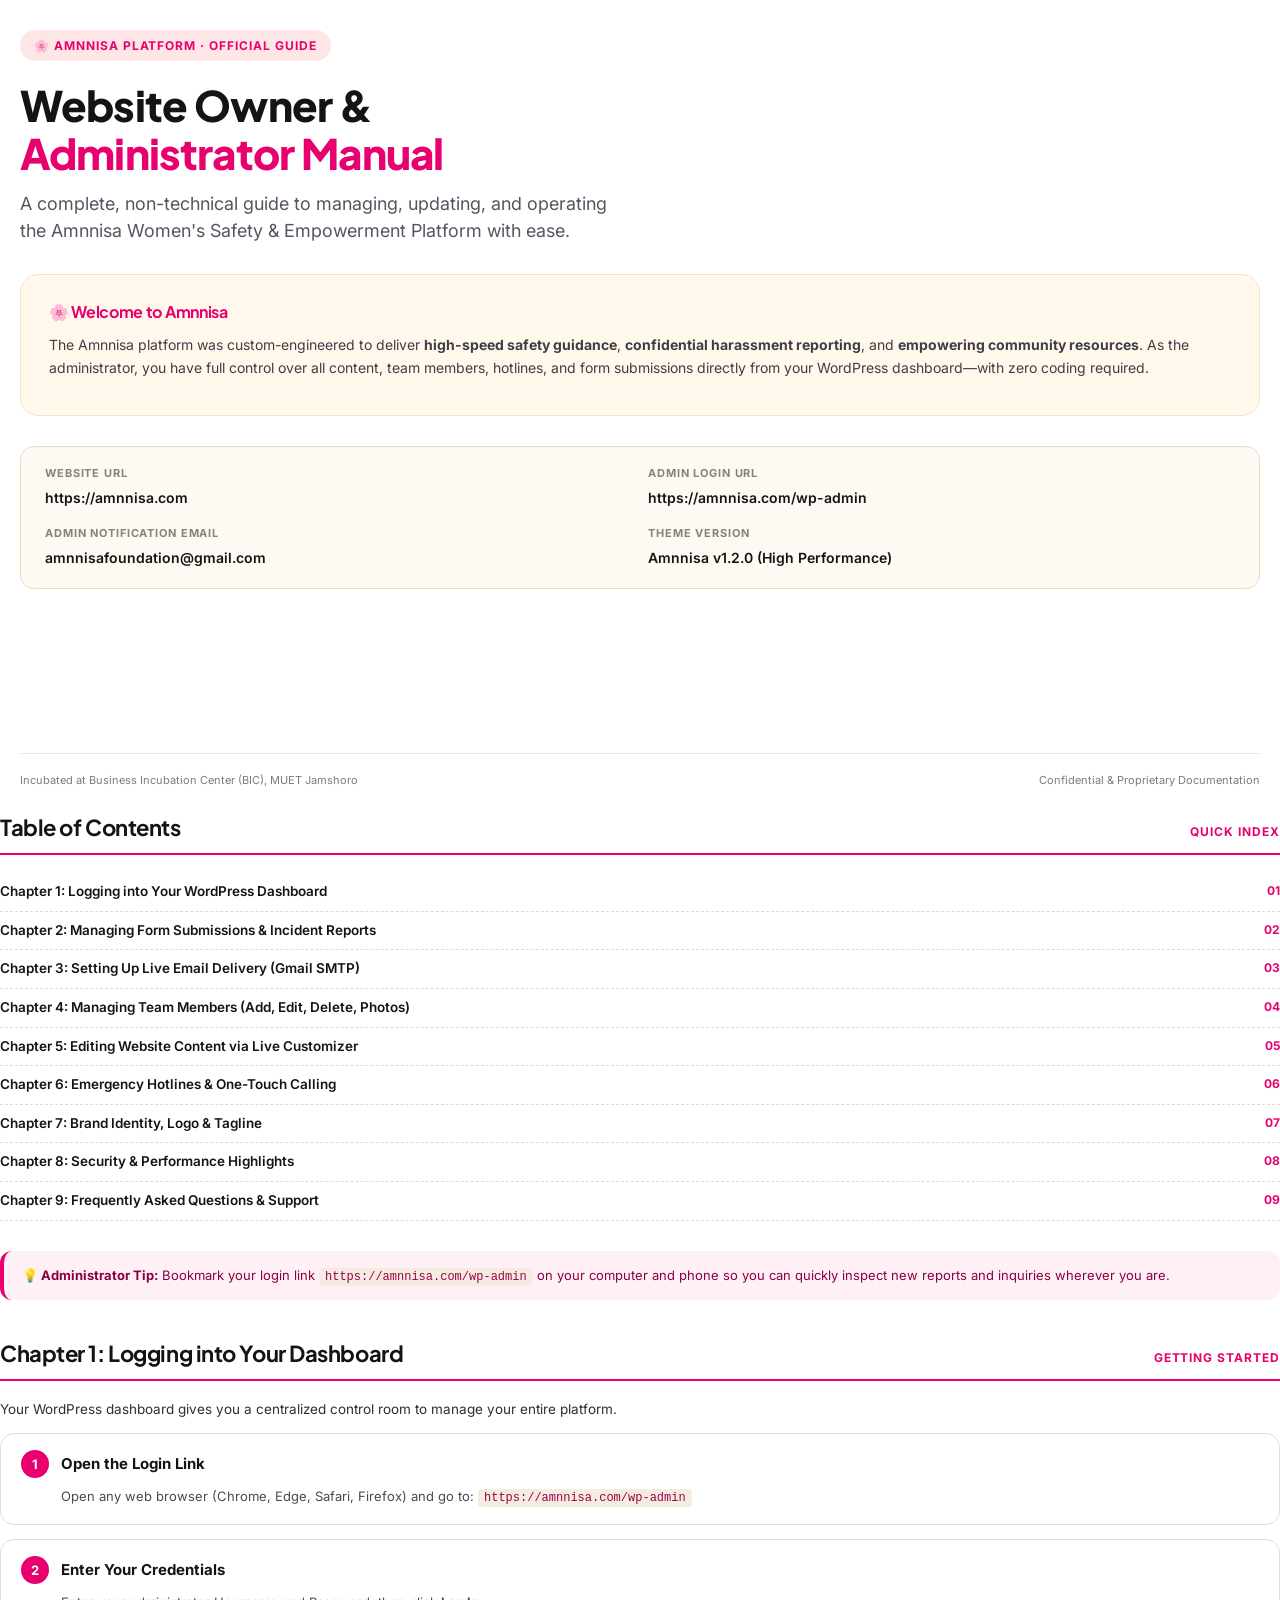
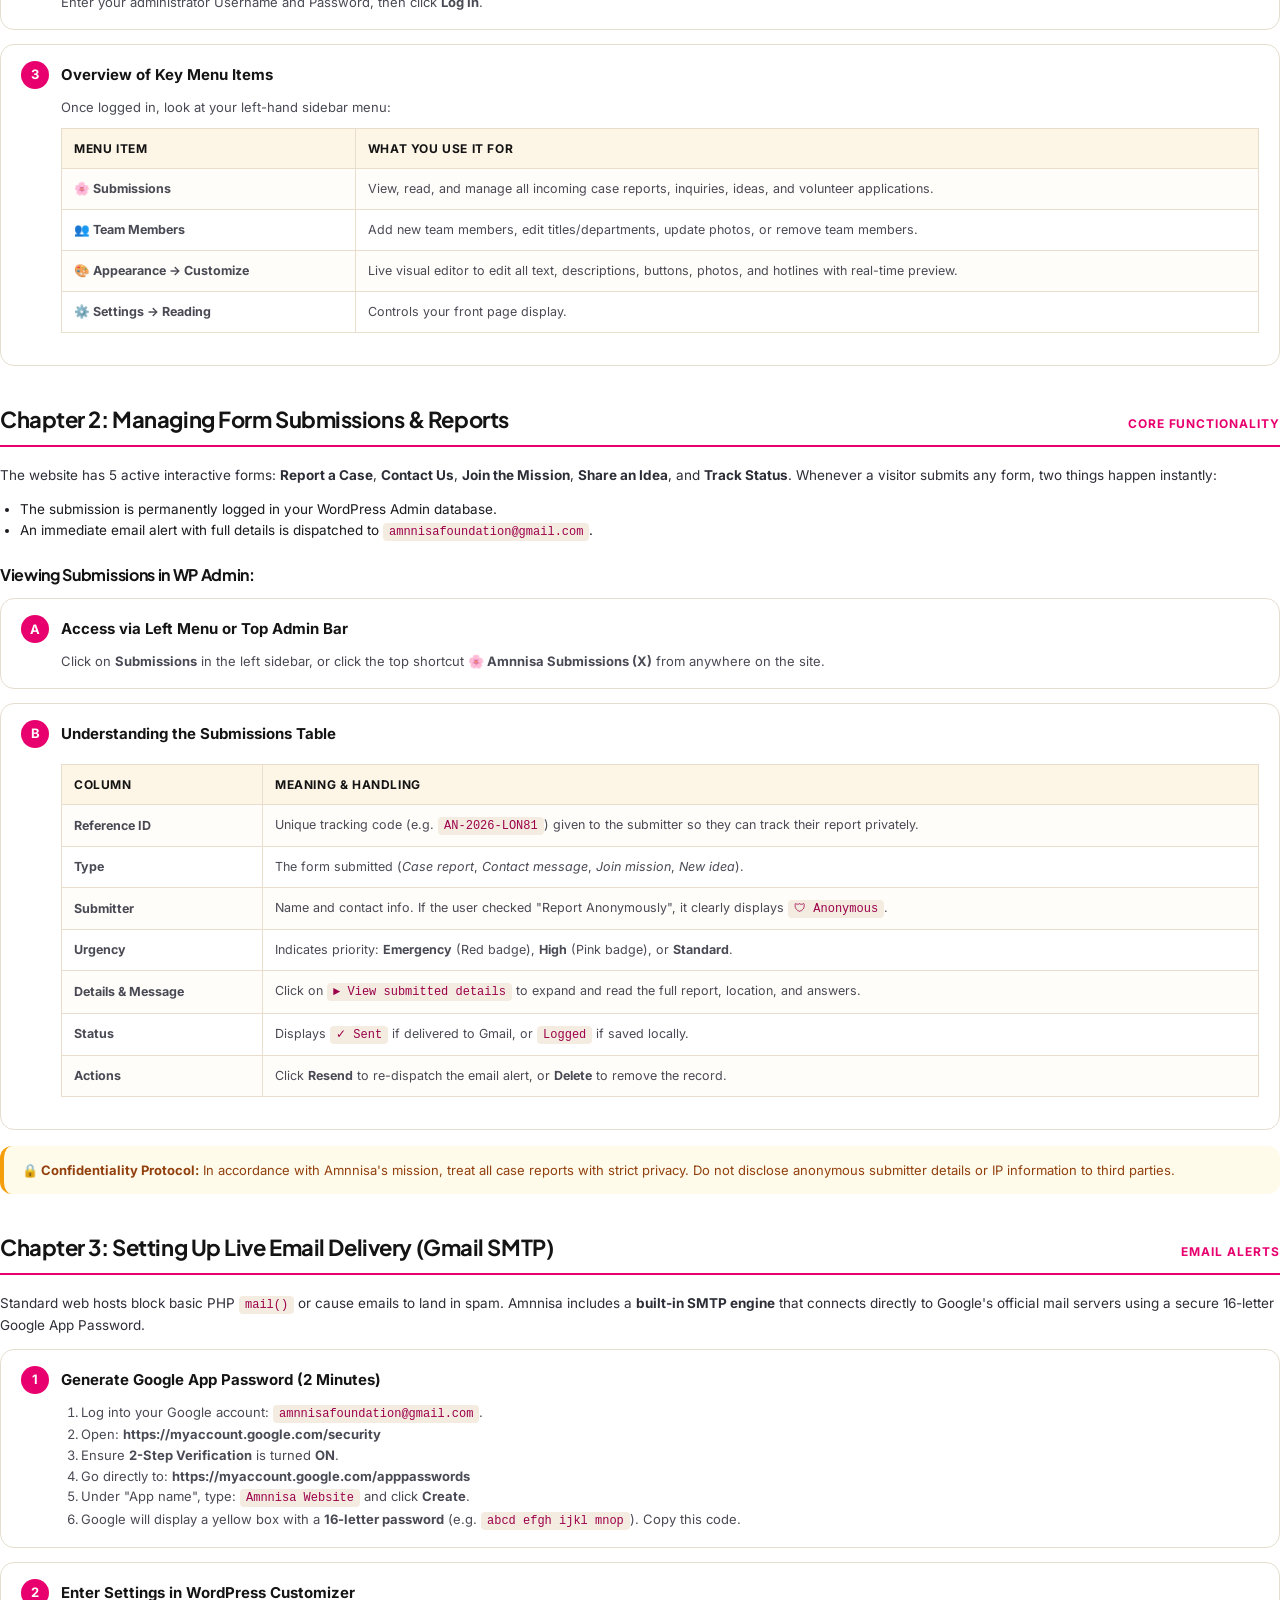
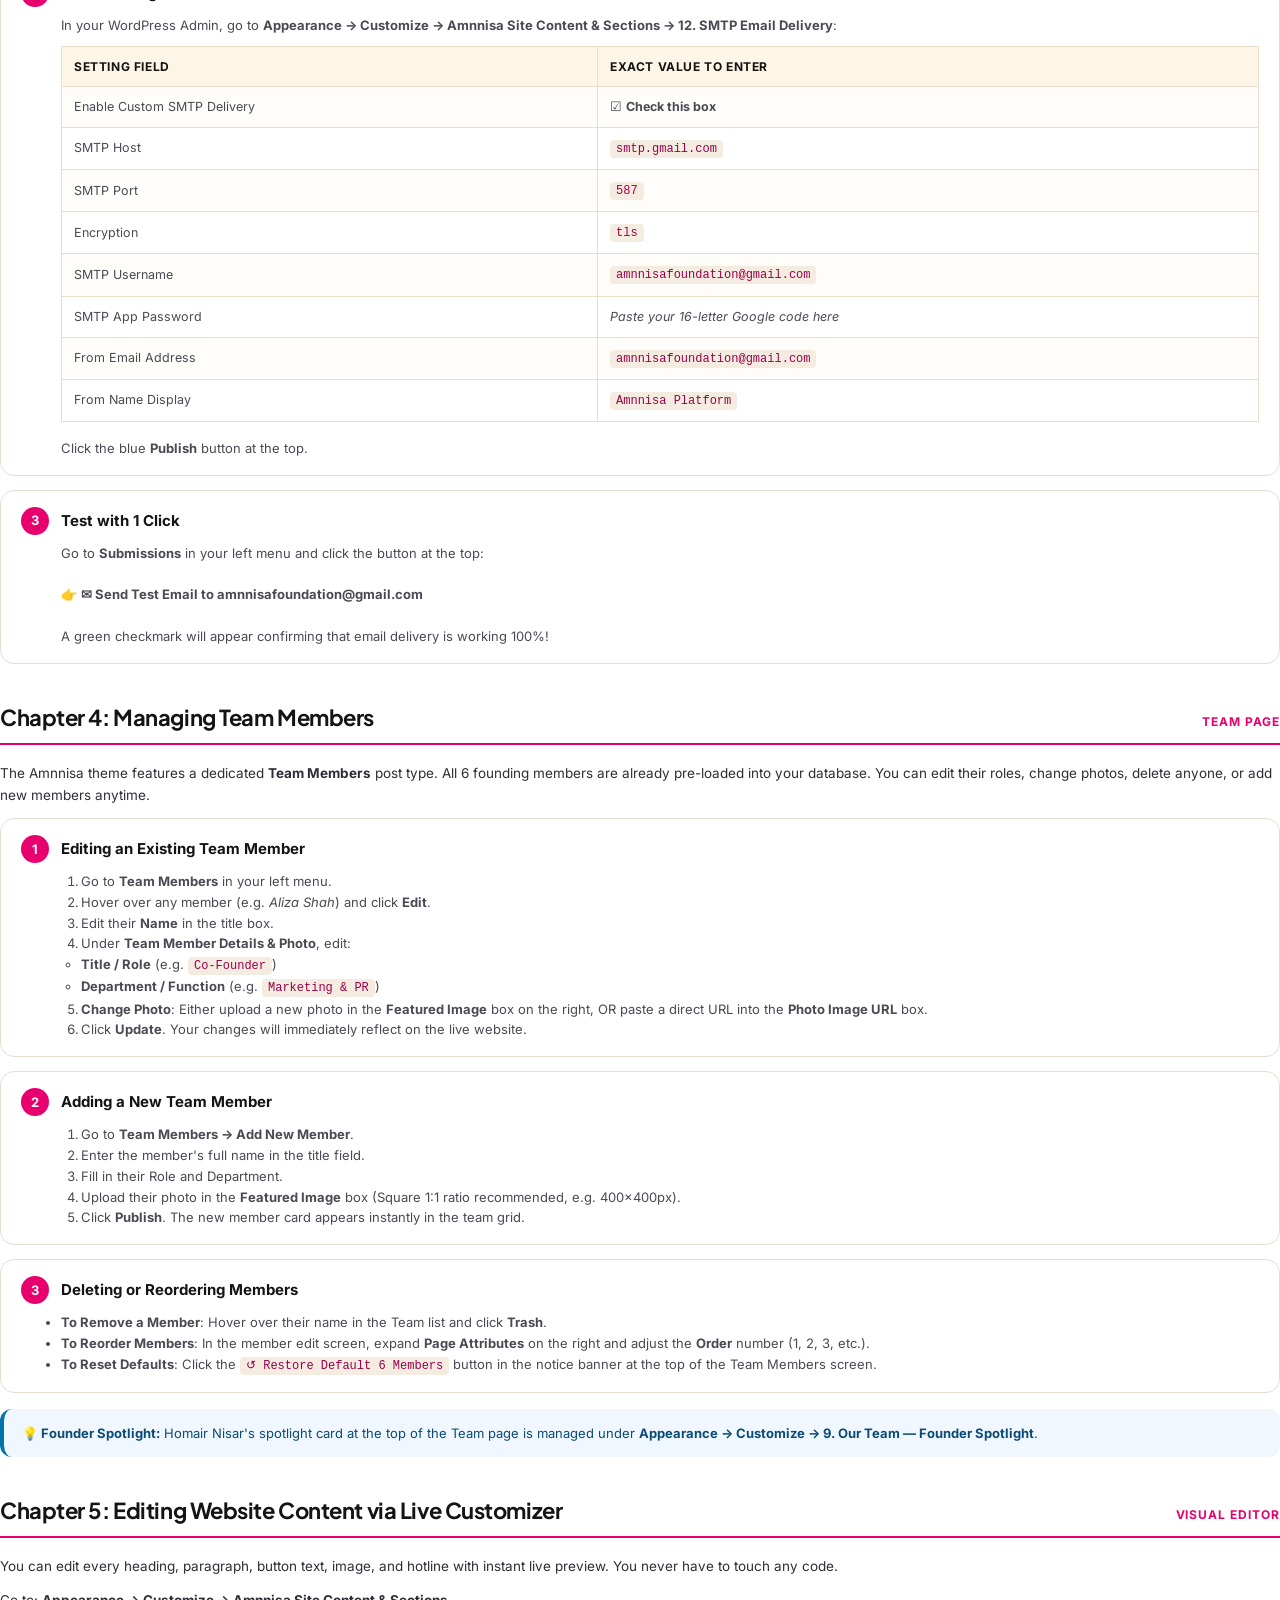
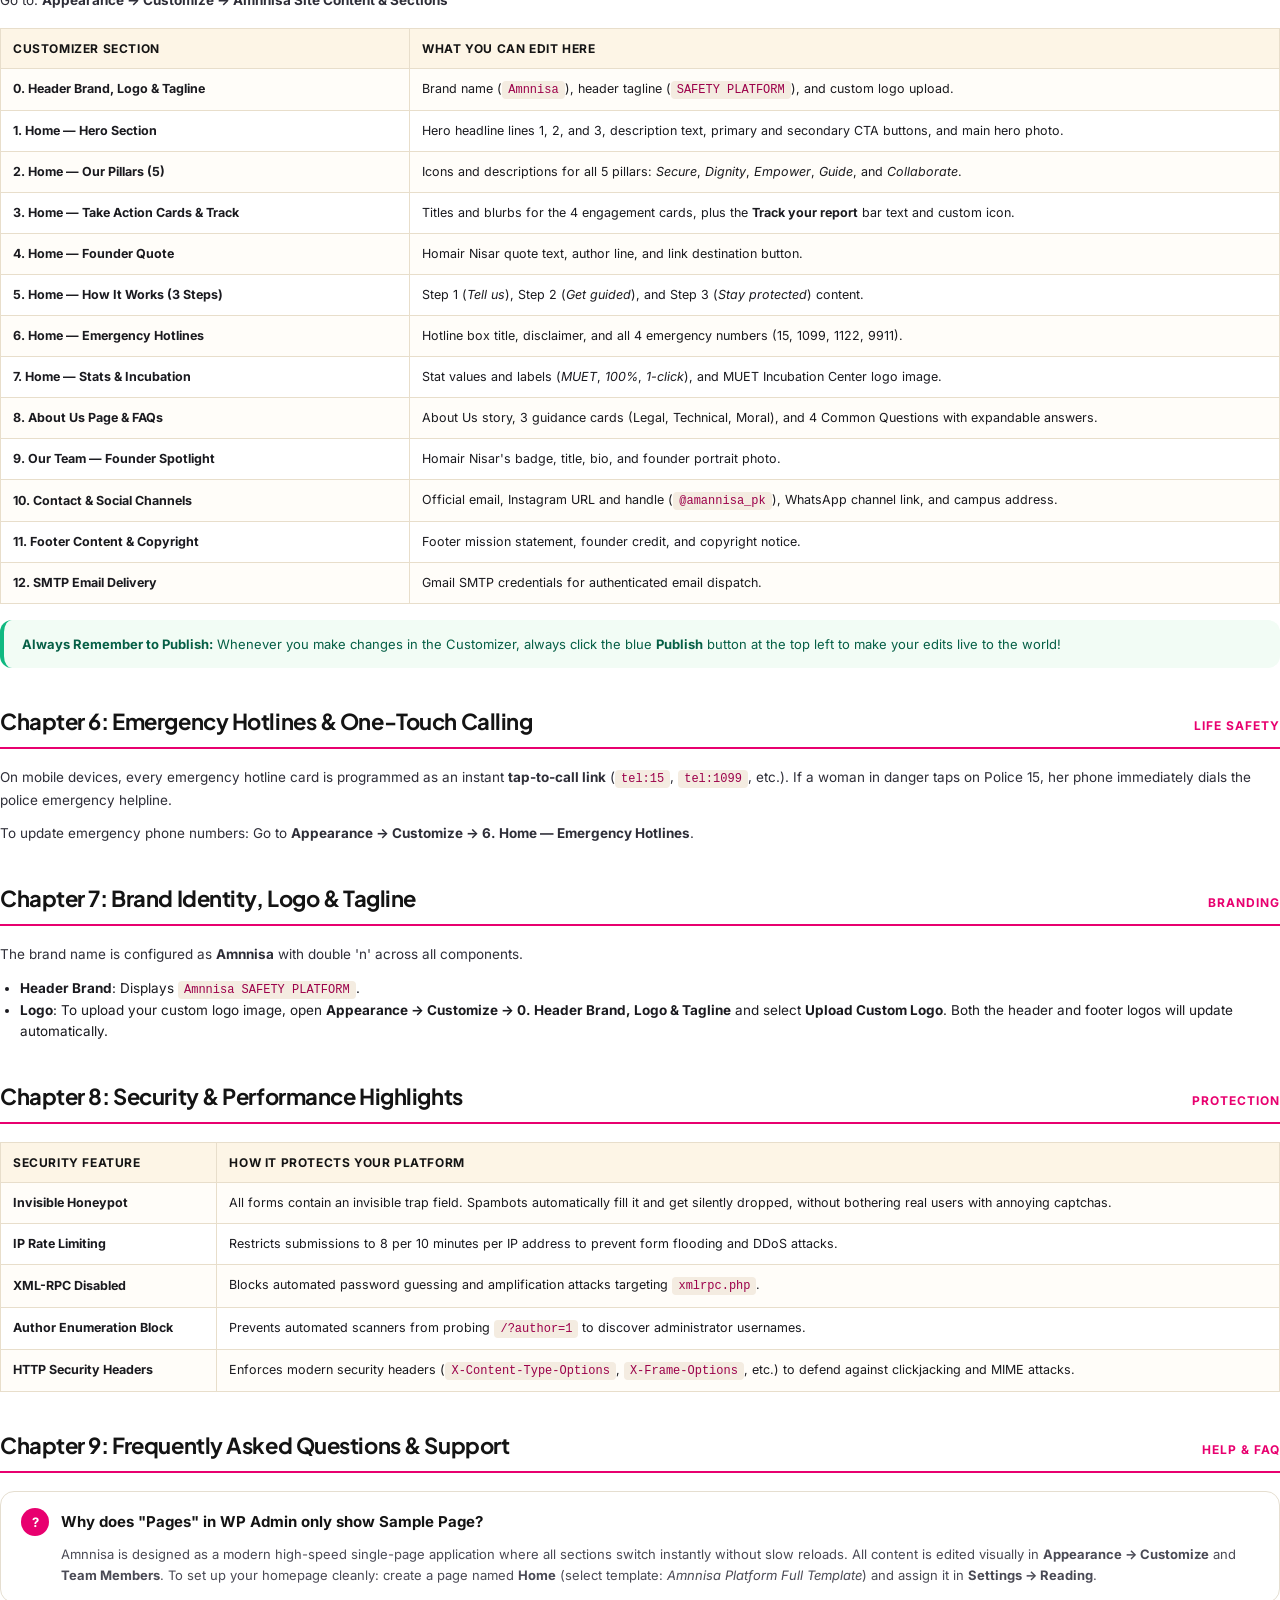
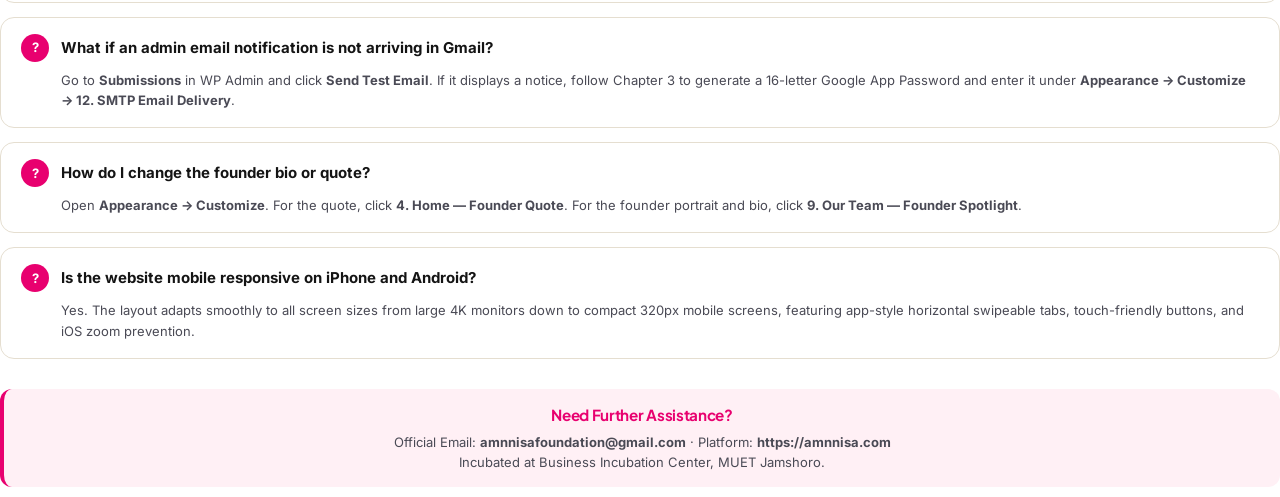
<file: AMNNISA_CLIENT_USER_GUIDE.html>
<!DOCTYPE html>
<html lang="en">
<head>
<meta charset="UTF-8">
<title>Amnnisa Platform — Client User &amp; Management Guide</title>
<style>
  @import url('https://fonts.googleapis.com/css2?family=Inter:wght@400;500;600;700&family=Plus+Jakarta+Sans:wght@600;700;800&display=swap');

  @page {
    size: A4;
    margin: 18mm 16mm 18mm 16mm;
    @bottom-right {
      content: counter(page);
    }
  }

  * {
    box-sizing: border-box;
    margin: 0;
    padding: 0;
  }

  body {
    font-family: 'Inter', -apple-system, BlinkMacSystemFont, 'Segoe UI', Roboto, sans-serif;
    color: #1a1a1f;
    background: #ffffff;
    line-height: 1.6;
    font-size: 13.5px;
    -webkit-print-color-adjust: exact !important;
    print-color-adjust: exact !important;
  }

  h1, h2, h3, h4 {
    font-family: 'Plus Jakarta Sans', sans-serif;
    color: #141414;
    letter-spacing: -0.02em;
  }

  .cover-page {
    page-break-after: always;
    min-height: 90vh;
    display: flex;
    flex-direction: column;
    justify-content: space-between;
    padding: 30px 20px 20px;
  }

  .brand-badge {
    display: inline-flex;
    align-items: center;
    gap: 8px;
    background: #ffe6e6;
    color: #E8006F;
    font-weight: 700;
    font-size: 12px;
    padding: 6px 14px;
    border-radius: 999px;
    letter-spacing: 0.08em;
    text-transform: uppercase;
    margin-bottom: 20px;
  }

  .cover-title {
    font-size: 42px;
    line-height: 1.15;
    font-weight: 800;
    color: #141414;
    margin-bottom: 12px;
  }

  .cover-title span {
    color: #E8006F;
  }

  .cover-subtitle {
    font-size: 18px;
    color: #555562;
    line-height: 1.5;
    margin-bottom: 30px;
    max-width: 600px;
  }

  .cover-card {
    background: #fff8eb;
    border: 1.5px solid #f1e4ce;
    border-radius: 18px;
    padding: 24px 28px;
    margin-bottom: 30px;
  }

  .cover-card h3 {
    color: #E8006F;
    font-size: 16px;
    margin-bottom: 10px;
  }

  .cover-card p {
    font-size: 14px;
    color: #3e3e48;
    line-height: 1.6;
  }

  .meta-grid {
    display: grid;
    grid-template-columns: repeat(2, 1fr);
    gap: 16px;
    background: #fdfaf3;
    border: 1px solid #ebdcc5;
    border-radius: 14px;
    padding: 18px 24px;
    margin-top: 20px;
  }

  .meta-item strong {
    display: block;
    font-size: 11px;
    text-transform: uppercase;
    letter-spacing: 0.08em;
    color: #8c8273;
    margin-bottom: 4px;
  }

  .meta-item span {
    font-size: 14px;
    font-weight: 600;
    color: #141414;
  }

  .cover-footer {
    border-top: 1px solid #eee5d4;
    padding-top: 18px;
    display: flex;
    justify-content: space-between;
    font-size: 11px;
    color: #7a7a85;
  }

  .page-break {
    page-break-before: always;
  }

  .section {
    margin-bottom: 36px;
    page-break-inside: avoid;
  }

  .section-header {
    border-bottom: 2px solid #E8006F;
    padding-bottom: 8px;
    margin-bottom: 18px;
    display: flex;
    align-items: baseline;
    justify-content: space-between;
  }

  .section-header h2 {
    font-size: 22px;
    color: #141414;
  }

  .section-header .section-tag {
    font-size: 12px;
    font-weight: 700;
    color: #E8006F;
    text-transform: uppercase;
    letter-spacing: 0.08em;
  }

  p {
    margin-bottom: 12px;
    color: #2e2e38;
  }

  .step-box {
    background: #ffffff;
    border: 1px solid #e5ded0;
    border-radius: 14px;
    padding: 16px 20px;
    margin-bottom: 14px;
    page-break-inside: avoid;
  }

  .step-head {
    display: flex;
    align-items: center;
    gap: 12px;
    margin-bottom: 8px;
  }

  .step-num {
    width: 28px;
    height: 28px;
    border-radius: 50%;
    background: #E8006F;
    color: #ffffff;
    font-weight: 700;
    font-size: 13px;
    display: flex;
    align-items: center;
    justify-content: center;
    flex-shrink: 0;
  }

  .step-title {
    font-size: 15px;
    font-weight: 700;
    color: #141414;
  }

  .step-body {
    padding-left: 40px;
    font-size: 13px;
    color: #4a4a55;
    line-height: 1.6;
  }

  .callout {
    border-radius: 12px;
    padding: 14px 18px;
    margin: 16px 0;
    font-size: 13px;
    line-height: 1.55;
    page-break-inside: avoid;
  }

  .callout-info {
    background: #f0f7ff;
    border-left: 4px solid #0073aa;
    color: #0b4b75;
  }

  .callout-tip {
    background: #fff0f5;
    border-left: 4px solid #E8006F;
    color: #8a0044;
  }

  .callout-success {
    background: #f2fcf5;
    border-left: 4px solid #10b981;
    color: #065f46;
  }

  .callout-warn {
    background: #fffbeb;
    border-left: 4px solid #f59e0b;
    color: #92400e;
  }

  table.guide-table {
    width: 100%;
    border-collapse: collapse;
    margin: 16px 0;
    font-size: 12.5px;
    page-break-inside: avoid;
  }

  table.guide-table th, table.guide-table td {
    padding: 10px 12px;
    border: 1px solid #e8decb;
    text-align: left;
  }

  table.guide-table th {
    background: #fdf5e6;
    color: #141414;
    font-weight: 700;
    font-size: 12px;
    text-transform: uppercase;
    letter-spacing: 0.05em;
  }

  table.guide-table tr:nth-child(even) td {
    background: #fffdf9;
  }

  .pill-badge {
    display: inline-block;
    padding: 3px 8px;
    border-radius: 6px;
    font-weight: 700;
    font-size: 11px;
    letter-spacing: 0.04em;
  }

  .pill-pink { background: #ffe6e6; color: #E8006F; }
  .pill-dark { background: #141414; color: #ffffff; }
  .pill-green { background: #d1fae5; color: #065f46; }

  .toc-list {
    list-style: none;
    margin: 16px 0;
  }

  .toc-list li {
    padding: 8px 0;
    border-bottom: 1px dashed #e6dac3;
    display: flex;
    justify-content: space-between;
    font-size: 13.5px;
  }

  .toc-list li a {
    color: #141414;
    text-decoration: none;
    font-weight: 600;
  }

  .toc-list li span {
    color: #E8006F;
    font-weight: 700;
    font-size: 12px;
  }

  code {
    background: #f4ece1;
    color: #9c004a;
    padding: 2px 6px;
    border-radius: 4px;
    font-family: monospace;
    font-size: 12px;
  }
</style>
</head>
<body>

<!-- ================= COVER PAGE ================= -->
<div class="cover-page">
  <div>
    <div class="brand-badge">🌸 Amnnisa Platform · Official Guide</div>
    <h1 class="cover-title">Website Owner &amp;<br><span>Administrator Manual</span></h1>
    <p class="cover-subtitle">
      A complete, non-technical guide to managing, updating, and operating the Amnnisa Women's Safety &amp; Empowerment Platform with ease.
    </p>

    <div class="cover-card">
      <h3>🌸 Welcome to Amnnisa</h3>
      <p>
        The Amnnisa platform was custom-engineered to deliver <strong>high-speed safety guidance</strong>, <strong>confidential harassment reporting</strong>, and <strong>empowering community resources</strong>. As the administrator, you have full control over all content, team members, hotlines, and form submissions directly from your WordPress dashboard—with zero coding required.
      </p>
    </div>

    <div class="meta-grid">
      <div class="meta-item">
        <strong>Website URL</strong>
        <span>https://amnnisa.com</span>
      </div>
      <div class="meta-item">
        <strong>Admin Login URL</strong>
        <span>https://amnnisa.com/wp-admin</span>
      </div>
      <div class="meta-item">
        <strong>Admin Notification Email</strong>
        <span>amnnisafoundation@gmail.com</span>
      </div>
      <div class="meta-item">
        <strong>Theme Version</strong>
        <span>Amnnisa v1.2.0 (High Performance)</span>
      </div>
    </div>
  </div>

  <div class="cover-footer">
    <span>Incubated at Business Incubation Center (BIC), MUET Jamshoro</span>
    <span>Confidential &amp; Proprietary Documentation</span>
  </div>
</div>

<!-- ================= TABLE OF CONTENTS ================= -->
<div class="page-break"></div>

<div class="section">
  <div class="section-header">
    <h2>Table of Contents</h2>
    <span class="section-tag">Quick Index</span>
  </div>

  <ul class="toc-list">
    <li><a href="#ch1">Chapter 1: Logging into Your WordPress Dashboard</a> <span>01</span></li>
    <li><a href="#ch2">Chapter 2: Managing Form Submissions &amp; Incident Reports</a> <span>02</span></li>
    <li><a href="#ch3">Chapter 3: Setting Up Live Email Delivery (Gmail SMTP)</a> <span>03</span></li>
    <li><a href="#ch4">Chapter 4: Managing Team Members (Add, Edit, Delete, Photos)</a> <span>04</span></li>
    <li><a href="#ch5">Chapter 5: Editing Website Content via Live Customizer</a> <span>05</span></li>
    <li><a href="#ch6">Chapter 6: Emergency Hotlines &amp; One-Touch Calling</a> <span>06</span></li>
    <li><a href="#ch7">Chapter 7: Brand Identity, Logo &amp; Tagline</a> <span>07</span></li>
    <li><a href="#ch8">Chapter 8: Security &amp; Performance Highlights</a> <span>08</span></li>
    <li><a href="#ch9">Chapter 9: Frequently Asked Questions &amp; Support</a> <span>09</span></li>
  </ul>

  <div class="callout callout-tip" style="margin-top: 30px;">
    <strong>💡 Administrator Tip:</strong> Bookmark your login link <code>https://amnnisa.com/wp-admin</code> on your computer and phone so you can quickly inspect new reports and inquiries wherever you are.
  </div>
</div>

<!-- ================= CHAPTER 1 ================= -->
<div class="section" id="ch1">
  <div class="section-header">
    <h2>Chapter 1: Logging into Your Dashboard</h2>
    <span class="section-tag">Getting Started</span>
  </div>

  <p>Your WordPress dashboard gives you a centralized control room to manage your entire platform.</p>

  <div class="step-box">
    <div class="step-head">
      <div class="step-num">1</div>
      <div class="step-title">Open the Login Link</div>
    </div>
    <div class="step-body">
      Open any web browser (Chrome, Edge, Safari, Firefox) and go to: <code>https://amnnisa.com/wp-admin</code>
    </div>
  </div>

  <div class="step-box">
    <div class="step-head">
      <div class="step-num">2</div>
      <div class="step-title">Enter Your Credentials</div>
    </div>
    <div class="step-body">
      Enter your administrator Username and Password, then click <strong>Log In</strong>.
    </div>
  </div>

  <div class="step-box">
    <div class="step-head">
      <div class="step-num">3</div>
      <div class="step-title">Overview of Key Menu Items</div>
    </div>
    <div class="step-body">
      Once logged in, look at your left-hand sidebar menu:
      <table class="guide-table" style="margin-top: 10px;">
        <tr>
          <th>Menu Item</th>
          <th>What You Use It For</th>
        </tr>
        <tr>
          <td><strong>🌸 Submissions</strong></td>
          <td>View, read, and manage all incoming case reports, inquiries, ideas, and volunteer applications.</td>
        </tr>
        <tr>
          <td><strong>👥 Team Members</strong></td>
          <td>Add new team members, edit titles/departments, update photos, or remove team members.</td>
        </tr>
        <tr>
          <td><strong>🎨 Appearance → Customize</strong></td>
          <td>Live visual editor to edit all text, descriptions, buttons, photos, and hotlines with real-time preview.</td>
        </tr>
        <tr>
          <td><strong>⚙️ Settings → Reading</strong></td>
          <td>Controls your front page display.</td>
        </tr>
      </table>
    </div>
  </div>
</div>

<!-- ================= CHAPTER 2 ================= -->
<div class="page-break"></div>

<div class="section" id="ch2">
  <div class="section-header">
    <h2>Chapter 2: Managing Form Submissions &amp; Reports</h2>
    <span class="section-tag">Core Functionality</span>
  </div>

  <p>
    The website has 5 active interactive forms: <strong>Report a Case</strong>, <strong>Contact Us</strong>, <strong>Join the Mission</strong>, <strong>Share an Idea</strong>, and <strong>Track Status</strong>. Whenever a visitor submits any form, two things happen instantly:
  </p>
  <ul style="margin: 0 0 16px 20px; line-height: 1.6;">
    <li>The submission is permanently logged in your WordPress Admin database.</li>
    <li>An immediate email alert with full details is dispatched to <code>amnnisafoundation@gmail.com</code>.</li>
  </ul>

  <h3 style="margin: 20px 0 10px; font-size: 16px;">Viewing Submissions in WP Admin:</h3>

  <div class="step-box">
    <div class="step-head">
      <div class="step-num">A</div>
      <div class="step-title">Access via Left Menu or Top Admin Bar</div>
    </div>
    <div class="step-body">
      Click on <strong>Submissions</strong> in the left sidebar, or click the top shortcut <strong>🌸 Amnnisa Submissions (X)</strong> from anywhere on the site.
    </div>
  </div>

  <div class="step-box">
    <div class="step-head">
      <div class="step-num">B</div>
      <div class="step-title">Understanding the Submissions Table</div>
    </div>
    <div class="step-body">
      <table class="guide-table">
        <tr>
          <th>Column</th>
          <th>Meaning &amp; Handling</th>
        </tr>
        <tr>
          <td><strong>Reference ID</strong></td>
          <td>Unique tracking code (e.g. <code>AN-2026-LON81</code>) given to the submitter so they can track their report privately.</td>
        </tr>
        <tr>
          <td><strong>Type</strong></td>
          <td>The form submitted (<em>Case report</em>, <em>Contact message</em>, <em>Join mission</em>, <em>New idea</em>).</td>
        </tr>
        <tr>
          <td><strong>Submitter</strong></td>
          <td>Name and contact info. If the user checked "Report Anonymously", it clearly displays <code>🛡 Anonymous</code>.</td>
        </tr>
        <tr>
          <td><strong>Urgency</strong></td>
          <td>Indicates priority: <strong>Emergency</strong> (Red badge), <strong>High</strong> (Pink badge), or <strong>Standard</strong>.</td>
        </tr>
        <tr>
          <td><strong>Details &amp; Message</strong></td>
          <td>Click on <code>► View submitted details</code> to expand and read the full report, location, and answers.</td>
        </tr>
        <tr>
          <td><strong>Status</strong></td>
          <td>Displays <code>✓ Sent</code> if delivered to Gmail, or <code>Logged</code> if saved locally.</td>
        </tr>
        <tr>
          <td><strong>Actions</strong></td>
          <td>Click <strong>Resend</strong> to re-dispatch the email alert, or <strong>Delete</strong> to remove the record.</td>
        </tr>
      </table>
    </div>
  </div>

  <div class="callout callout-warn">
    <strong>🔒 Confidentiality Protocol:</strong> In accordance with Amnnisa's mission, treat all case reports with strict privacy. Do not disclose anonymous submitter details or IP information to third parties.
  </div>
</div>

<!-- ================= CHAPTER 3 ================= -->
<div class="page-break"></div>

<div class="section" id="ch3">
  <div class="section-header">
    <h2>Chapter 3: Setting Up Live Email Delivery (Gmail SMTP)</h2>
    <span class="section-tag">Email Alerts</span>
  </div>

  <p>
    Standard web hosts block basic PHP <code>mail()</code> or cause emails to land in spam. Amnnisa includes a <strong>built-in SMTP engine</strong> that connects directly to Google's official mail servers using a secure 16-letter Google App Password.
  </p>

  <div class="step-box">
    <div class="step-head">
      <div class="step-num">1</div>
      <div class="step-title">Generate Google App Password (2 Minutes)</div>
    </div>
    <div class="step-body">
      <ol style="margin-left: 20px; line-height: 1.6;">
        <li>Log into your Google account: <code>amnnisafoundation@gmail.com</code>.</li>
        <li>Open: <strong>https://myaccount.google.com/security</strong></li>
        <li>Ensure <strong>2-Step Verification</strong> is turned <strong>ON</strong>.</li>
        <li>Go directly to: <strong>https://myaccount.google.com/apppasswords</strong></li>
        <li>Under "App name", type: <code>Amnnisa Website</code> and click <strong>Create</strong>.</li>
        <li>Google will display a yellow box with a <strong>16-letter password</strong> (e.g. <code>abcd efgh ijkl mnop</code>). Copy this code.</li>
      </ol>
    </div>
  </div>

  <div class="step-box">
    <div class="step-head">
      <div class="step-num">2</div>
      <div class="step-title">Enter Settings in WordPress Customizer</div>
    </div>
    <div class="step-body">
      In your WordPress Admin, go to <strong>Appearance → Customize → Amnnisa Site Content &amp; Sections → 12. SMTP Email Delivery</strong>:
      <table class="guide-table" style="margin-top: 10px;">
        <tr>
          <th>Setting Field</th>
          <th>Exact Value to Enter</th>
        </tr>
        <tr>
          <td>Enable Custom SMTP Delivery</td>
          <td>☑ <strong>Check this box</strong></td>
        </tr>
        <tr>
          <td>SMTP Host</td>
          <td><code>smtp.gmail.com</code></td>
        </tr>
        <tr>
          <td>SMTP Port</td>
          <td><code>587</code></td>
        </tr>
        <tr>
          <td>Encryption</td>
          <td><code>tls</code></td>
        </tr>
        <tr>
          <td>SMTP Username</td>
          <td><code>amnnisafoundation@gmail.com</code></td>
        </tr>
        <tr>
          <td>SMTP App Password</td>
          <td><em>Paste your 16-letter Google code here</em></td>
        </tr>
        <tr>
          <td>From Email Address</td>
          <td><code>amnnisafoundation@gmail.com</code></td>
        </tr>
        <tr>
          <td>From Name Display</td>
          <td><code>Amnnisa Platform</code></td>
        </tr>
      </table>
      Click the blue <strong>Publish</strong> button at the top.
    </div>
  </div>

  <div class="step-box">
    <div class="step-head">
      <div class="step-num">3</div>
      <div class="step-title">Test with 1 Click</div>
    </div>
    <div class="step-body">
      Go to <strong>Submissions</strong> in your left menu and click the button at the top:
      <br><br>
      👉 <strong>✉ Send Test Email to amnnisafoundation@gmail.com</strong>
      <br><br>
      A green checkmark will appear confirming that email delivery is working 100%!
    </div>
  </div>
</div>

<!-- ================= CHAPTER 4 ================= -->
<div class="page-break"></div>

<div class="section" id="ch4">
  <div class="section-header">
    <h2>Chapter 4: Managing Team Members</h2>
    <span class="section-tag">Team Page</span>
  </div>

  <p>
    The Amnnisa theme features a dedicated <strong>Team Members</strong> post type. All 6 founding members are already pre-loaded into your database. You can edit their roles, change photos, delete anyone, or add new members anytime.
  </p>

  <div class="step-box">
    <div class="step-head">
      <div class="step-num">1</div>
      <div class="step-title">Editing an Existing Team Member</div>
    </div>
    <div class="step-body">
      <ol style="margin-left: 20px; line-height: 1.6;">
        <li>Go to <strong>Team Members</strong> in your left menu.</li>
        <li>Hover over any member (e.g. <em>Aliza Shah</em>) and click <strong>Edit</strong>.</li>
        <li>Edit their <strong>Name</strong> in the title box.</li>
        <li>Under <strong>Team Member Details &amp; Photo</strong>, edit:
          <ul>
            <li><strong>Title / Role</strong> (e.g. <code>Co-Founder</code>)</li>
            <li><strong>Department / Function</strong> (e.g. <code>Marketing &amp; PR</code>)</li>
          </ul>
        </li>
        <li><strong>Change Photo</strong>: Either upload a new photo in the <strong>Featured Image</strong> box on the right, OR paste a direct URL into the <strong>Photo Image URL</strong> box.</li>
        <li>Click <strong>Update</strong>. Your changes will immediately reflect on the live website.</li>
      </ol>
    </div>
  </div>

  <div class="step-box">
    <div class="step-head">
      <div class="step-num">2</div>
      <div class="step-title">Adding a New Team Member</div>
    </div>
    <div class="step-body">
      <ol style="margin-left: 20px; line-height: 1.6;">
        <li>Go to <strong>Team Members → Add New Member</strong>.</li>
        <li>Enter the member's full name in the title field.</li>
        <li>Fill in their Role and Department.</li>
        <li>Upload their photo in the <strong>Featured Image</strong> box (Square 1:1 ratio recommended, e.g. 400×400px).</li>
        <li>Click <strong>Publish</strong>. The new member card appears instantly in the team grid.</li>
      </ol>
    </div>
  </div>

  <div class="step-box">
    <div class="step-head">
      <div class="step-num">3</div>
      <div class="step-title">Deleting or Reordering Members</div>
    </div>
    <div class="step-body">
      <ul>
        <li><strong>To Remove a Member</strong>: Hover over their name in the Team list and click <strong>Trash</strong>.</li>
        <li><strong>To Reorder Members</strong>: In the member edit screen, expand <strong>Page Attributes</strong> on the right and adjust the <strong>Order</strong> number (1, 2, 3, etc.).</li>
        <li><strong>To Reset Defaults</strong>: Click the <code>↺ Restore Default 6 Members</code> button in the notice banner at the top of the Team Members screen.</li>
      </ul>
    </div>
  </div>

  <div class="callout callout-info">
    <strong>💡 Founder Spotlight:</strong> Homair Nisar's spotlight card at the top of the Team page is managed under <strong>Appearance → Customize → 9. Our Team — Founder Spotlight</strong>.
  </div>
</div>

<!-- ================= CHAPTER 5 ================= -->
<div class="page-break"></div>

<div class="section" id="ch5">
  <div class="section-header">
    <h2>Chapter 5: Editing Website Content via Live Customizer</h2>
    <span class="section-tag">Visual Editor</span>
  </div>

  <p>
    You can edit every heading, paragraph, button text, image, and hotline with instant live preview. You never have to touch any code.
  </p>

  <p>
    Go to: <strong>Appearance → Customize → Amnnisa Site Content &amp; Sections</strong>
  </p>

  <table class="guide-table">
    <tr>
      <th style="width: 32%;">Customizer Section</th>
      <th>What You Can Edit Here</th>
    </tr>
    <tr>
      <td><strong>0. Header Brand, Logo &amp; Tagline</strong></td>
      <td>Brand name (<code>Amnnisa</code>), header tagline (<code>SAFETY PLATFORM</code>), and custom logo upload.</td>
    </tr>
    <tr>
      <td><strong>1. Home — Hero Section</strong></td>
      <td>Hero headline lines 1, 2, and 3, description text, primary and secondary CTA buttons, and main hero photo.</td>
    </tr>
    <tr>
      <td><strong>2. Home — Our Pillars (5)</strong></td>
      <td>Icons and descriptions for all 5 pillars: <em>Secure</em>, <em>Dignity</em>, <em>Empower</em>, <em>Guide</em>, and <em>Collaborate</em>.</td>
    </tr>
    <tr>
      <td><strong>3. Home — Take Action Cards &amp; Track</strong></td>
      <td>Titles and blurbs for the 4 engagement cards, plus the <strong>Track your report</strong> bar text and custom icon.</td>
    </tr>
    <tr>
      <td><strong>4. Home — Founder Quote</strong></td>
      <td>Homair Nisar quote text, author line, and link destination button.</td>
    </tr>
    <tr>
      <td><strong>5. Home — How It Works (3 Steps)</strong></td>
      <td>Step 1 (<em>Tell us</em>), Step 2 (<em>Get guided</em>), and Step 3 (<em>Stay protected</em>) content.</td>
    </tr>
    <tr>
      <td><strong>6. Home — Emergency Hotlines</strong></td>
      <td>Hotline box title, disclaimer, and all 4 emergency numbers (15, 1099, 1122, 9911).</td>
    </tr>
    <tr>
      <td><strong>7. Home — Stats &amp; Incubation</strong></td>
      <td>Stat values and labels (<em>MUET</em>, <em>100%</em>, <em>1-click</em>), and MUET Incubation Center logo image.</td>
    </tr>
    <tr>
      <td><strong>8. About Us Page &amp; FAQs</strong></td>
      <td>About Us story, 3 guidance cards (Legal, Technical, Moral), and 4 Common Questions with expandable answers.</td>
    </tr>
    <tr>
      <td><strong>9. Our Team — Founder Spotlight</strong></td>
      <td>Homair Nisar's badge, title, bio, and founder portrait photo.</td>
    </tr>
    <tr>
      <td><strong>10. Contact &amp; Social Channels</strong></td>
      <td>Official email, Instagram URL and handle (<code>@amannisa_pk</code>), WhatsApp channel link, and campus address.</td>
    </tr>
    <tr>
      <td><strong>11. Footer Content &amp; Copyright</strong></td>
      <td>Footer mission statement, founder credit, and copyright notice.</td>
    </tr>
    <tr>
      <td><strong>12. SMTP Email Delivery</strong></td>
      <td>Gmail SMTP credentials for authenticated email dispatch.</td>
    </tr>
  </table>

  <div class="callout callout-success">
    <strong>Always Remember to Publish:</strong> Whenever you make changes in the Customizer, always click the blue <strong>Publish</strong> button at the top left to make your edits live to the world!
  </div>
</div>

<!-- ================= CHAPTER 6, 7 & 8 ================= -->
<div class="page-break"></div>

<div class="section" id="ch6">
  <div class="section-header">
    <h2>Chapter 6: Emergency Hotlines &amp; One-Touch Calling</h2>
    <span class="section-tag">Life Safety</span>
  </div>

  <p>
    On mobile devices, every emergency hotline card is programmed as an instant <strong>tap-to-call link</strong> (<code>tel:15</code>, <code>tel:1099</code>, etc.). If a woman in danger taps on Police 15, her phone immediately dials the police emergency helpline.
  </p>
  <p>
    To update emergency phone numbers: Go to <strong>Appearance → Customize → 6. Home — Emergency Hotlines</strong>.
  </p>
</div>

<div class="section" id="ch7">
  <div class="section-header">
    <h2>Chapter 7: Brand Identity, Logo &amp; Tagline</h2>
    <span class="section-tag">Branding</span>
  </div>

  <p>
    The brand name is configured as <strong>Amnnisa</strong> with double 'n' across all components.
  </p>
  <ul style="margin: 0 0 16px 20px; line-height: 1.6;">
    <li><strong>Header Brand</strong>: Displays <code>Amnnisa SAFETY PLATFORM</code>.</li>
    <li><strong>Logo</strong>: To upload your custom logo image, open <strong>Appearance → Customize → 0. Header Brand, Logo &amp; Tagline</strong> and select <strong>Upload Custom Logo</strong>. Both the header and footer logos will update automatically.</li>
  </ul>
</div>

<div class="section" id="ch8">
  <div class="section-header">
    <h2>Chapter 8: Security &amp; Performance Highlights</h2>
    <span class="section-tag">Protection</span>
  </div>

  <table class="guide-table">
    <tr>
      <th>Security Feature</th>
      <th>How It Protects Your Platform</th>
    </tr>
    <tr>
      <td><strong>Invisible Honeypot</strong></td>
      <td>All forms contain an invisible trap field. Spambots automatically fill it and get silently dropped, without bothering real users with annoying captchas.</td>
    </tr>
    <tr>
      <td><strong>IP Rate Limiting</strong></td>
      <td>Restricts submissions to 8 per 10 minutes per IP address to prevent form flooding and DDoS attacks.</td>
    </tr>
    <tr>
      <td><strong>XML-RPC Disabled</strong></td>
      <td>Blocks automated password guessing and amplification attacks targeting <code>xmlrpc.php</code>.</td>
    </tr>
    <tr>
      <td><strong>Author Enumeration Block</strong></td>
      <td>Prevents automated scanners from probing <code>/?author=1</code> to discover administrator usernames.</td>
    </tr>
    <tr>
      <td><strong>HTTP Security Headers</strong></td>
      <td>Enforces modern security headers (<code>X-Content-Type-Options</code>, <code>X-Frame-Options</code>, etc.) to defend against clickjacking and MIME attacks.</td>
    </tr>
  </table>
</div>

<!-- ================= CHAPTER 9 ================= -->
<div class="page-break"></div>

<div class="section" id="ch9">
  <div class="section-header">
    <h2>Chapter 9: Frequently Asked Questions &amp; Support</h2>
    <span class="section-tag">Help &amp; FAQ</span>
  </div>

  <div class="step-box">
    <div class="step-head">
      <div class="step-num">?</div>
      <div class="step-title">Why does "Pages" in WP Admin only show Sample Page?</div>
    </div>
    <div class="step-body">
      Amnnisa is designed as a modern high-speed single-page application where all sections switch instantly without slow reloads. All content is edited visually in <strong>Appearance → Customize</strong> and <strong>Team Members</strong>. To set up your homepage cleanly: create a page named <strong>Home</strong> (select template: <em>Amnnisa Platform Full Template</em>) and assign it in <strong>Settings → Reading</strong>.
    </div>
  </div>

  <div class="step-box">
    <div class="step-head">
      <div class="step-num">?</div>
      <div class="step-title">What if an admin email notification is not arriving in Gmail?</div>
    </div>
    <div class="step-body">
      Go to <strong>Submissions</strong> in WP Admin and click <strong>Send Test Email</strong>. If it displays a notice, follow Chapter 3 to generate a 16-letter Google App Password and enter it under <strong>Appearance → Customize → 12. SMTP Email Delivery</strong>.
    </div>
  </div>

  <div class="step-box">
    <div class="step-head">
      <div class="step-num">?</div>
      <div class="step-title">How do I change the founder bio or quote?</div>
    </div>
    <div class="step-body">
      Open <strong>Appearance → Customize</strong>. For the quote, click <strong>4. Home — Founder Quote</strong>. For the founder portrait and bio, click <strong>9. Our Team — Founder Spotlight</strong>.
    </div>
  </div>

  <div class="step-box">
    <div class="step-head">
      <div class="step-num">?</div>
      <div class="step-title">Is the website mobile responsive on iPhone and Android?</div>
    </div>
    <div class="step-body">
      Yes. The layout adapts smoothly to all screen sizes from large 4K monitors down to compact 320px mobile screens, featuring app-style horizontal swipeable tabs, touch-friendly buttons, and iOS zoom prevention.
    </div>
  </div>

  <div class="callout callout-tip" style="margin-top: 30px; text-align: center;">
    <h3 style="color: #E8006F; margin-bottom: 6px;">Need Further Assistance?</h3>
    <p style="margin: 0; color: #4a4a55;">
      Official Email: <strong>amnnisafoundation@gmail.com</strong> · Platform: <strong>https://amnnisa.com</strong><br>
      Incubated at Business Incubation Center, MUET Jamshoro.
    </p>
  </div>
</div>

</body>
</html>
</file>
<file: assets/css/style.css>
/* ==========================================================================
   Amannisa Platform Stylesheet - Fully Responsive
   ========================================================================== */

:root {
  --pink: #E8006F;
  --pink-hover: #c9005f;
  --pink-soft: #ffe6e6;
  --pink-light: #fff0f5;
  --pink-glow: rgba(232, 0, 111, 0.22);
  --bg: #FFF8E6;
  --bg-card: #FFF3E3;
  --bg-alt: #fff3e2;
  --ink: #141414;
  --ink-light: #1f1e1c;
  --mut: #6b6b76;
  --line: #f5d3d8;
  --line-light: #f1e6cf;
  --soft: #FFE6E6;
  --white: #ffffff;
  --font-sans: 'Inter', -apple-system, BlinkMacSystemFont, 'Segoe UI', Roboto, Helvetica, Arial, sans-serif;
  --font-display: 'Plus Jakarta Sans', 'Inter', -apple-system, BlinkMacSystemFont, sans-serif;
  --header-height: 80px;
  --radius-sm: 12px;
  --radius-md: 20px;
  --radius-lg: 28px;
  --radius-full: 9999px;
  --shadow-sm: 0 4px 12px rgba(0, 0, 0, 0.04);
  --shadow-md: 0 10px 30px rgba(0, 0, 0, 0.07);
  --shadow-lg: 0 20px 50px rgba(0, 0, 0, 0.12);
  --shadow-pink: 0 8px 24px var(--pink-glow);
  --transition: all 0.25s cubic-bezier(0.16, 1, 0.3, 1);
}

/* Base & Reset */
*, *::before, *::after {
  box-sizing: border-box;
  margin: 0;
  padding: 0;
}

html {
  scroll-behavior: smooth;
  scroll-padding-top: calc(var(--header-height) + 40px);
  -webkit-text-size-adjust: 100%;
}

.pg, section, [id^="p-"] {
  scroll-margin-top: calc(var(--header-height) + 40px);
}

body {
  font-family: var(--font-sans);
  background-color: var(--bg);
  color: var(--ink);
  line-height: 1.6;
  overflow-x: hidden;
  min-height: 100vh;
  display: flex;
  flex-direction: column;
}

/* WordPress Admin Bar Compatibility */
body.admin-bar .site-header {
  top: 32px;
}
@media (max-width: 782px) {
  body.admin-bar .site-header {
    top: 46px;
  }
}

img, svg, video {
  max-width: 100%;
  height: auto;
  display: block;
}

h1, h2, h3, h4, h5, h6, .h {
  font-family: var(--font-display);
  font-weight: 800;
  line-height: 1.15;
  color: var(--ink);
  letter-spacing: -0.02em;
}

a {
  color: inherit;
  text-decoration: none;
  transition: var(--transition);
}

button, input, select, textarea {
  font: inherit;
}

button {
  cursor: pointer;
  border: none;
  background: none;
}

/* Layout Containers */
.wrap {
  width: 100%;
  max-width: 1180px;
  margin-left: auto;
  margin-right: auto;
  padding-left: clamp(16px, 4vw, 28px);
  padding-right: clamp(16px, 4vw, 28px);
}

main {
  flex: 1 0 auto;
}

/* Buttons */
.btn {
  display: inline-flex;
  align-items: center;
  justify-content: center;
  gap: 10px;
  border: 0;
  cursor: pointer;
  background: var(--pink);
  color: #ffffff !important;
  font-family: var(--font-sans);
  font-weight: 600;
  font-size: 15px;
  padding: 13px 26px;
  min-height: 48px;
  border-radius: var(--radius-full);
  box-shadow: var(--shadow-pink);
  transition: var(--transition);
  text-align: center;
  white-space: nowrap;
}

.btn:hover, .btn:focus-visible {
  background: var(--pink-hover);
  transform: translateY(-2px);
  box-shadow: 0 12px 28px rgba(232, 0, 111, 0.35);
  outline: none;
}

.btn:active {
  transform: translateY(0);
}

.btn.o {
  background: var(--bg);
  color: var(--ink) !important;
  border: 1px solid var(--line);
  box-shadow: none;
}

.btn.o:hover, .btn.o:focus-visible {
  background: #ffffff;
  border-color: var(--pink);
  color: var(--pink) !important;
  transform: translateY(-2px);
}

.btn.full {
  width: 100%;
}

/* Badges / Pills */
.pill {
  display: inline-flex;
  align-items: center;
  gap: 6px;
  background: #ffffff;
  border: 1px solid var(--line-light);
  color: var(--pink);
  font-weight: 700;
  font-size: 12px;
  letter-spacing: 0.12em;
  text-transform: uppercase;
  padding: 8px 18px;
  border-radius: var(--radius-full);
  box-shadow: var(--shadow-sm);
  margin-bottom: 14px;
}

/* Header & Nav */
.site-header {
  position: sticky;
  top: 0;
  z-index: 99;
  background: rgba(255, 251, 233, 0.94);
  backdrop-filter: blur(12px);
  -webkit-backdrop-filter: blur(12px);
  border-bottom: 1px solid var(--line-light);
  transition: var(--transition);
}

.bar {
  display: flex;
  align-items: center;
  justify-content: space-between;
  height: var(--header-height);
  gap: 16px;
}

.brand {
  display: flex;
  align-items: center;
  gap: 12px;
  user-select: none;
}

.brand img {
  width: 44px;
  height: 44px;
  border-radius: 12px;
  object-fit: cover;
  box-shadow: 0 2px 8px rgba(0, 0, 0, 0.08);
}

.brand b {
  font-family: var(--font-display);
  font-weight: 800;
  font-size: 20px;
  display: block;
  line-height: 1.1;
  color: var(--ink);
}

.brand small {
  display: block;
  letter-spacing: 0.22em;
  font-size: 10px;
  font-weight: 700;
  color: var(--mut);
  text-transform: uppercase;
}

nav.main-nav {
  display: flex;
  align-items: center;
  gap: 6px;
}

nav.main-nav a {
  padding: 9px 18px;
  border-radius: var(--radius-full);
  font-weight: 600;
  font-size: 15px;
  color: #4a4a52;
  transition: var(--transition);
}

nav.main-nav a:hover {
  color: var(--pink);
  background: rgba(232, 0, 111, 0.06);
}

nav.main-nav a.on {
  background: var(--soft);
  color: #8a0044;
}

.header-actions {
  display: flex;
  align-items: center;
  gap: 12px;
}

#menu-toggle {
  display: none;
  background: none;
  border: 1px solid var(--line);
  font-size: 24px;
  width: 44px;
  height: 44px;
  border-radius: 12px;
  align-items: center;
  justify-content: center;
  cursor: pointer;
  color: var(--ink);
  transition: var(--transition);
}

#menu-toggle:hover {
  background: #ffffff;
  border-color: var(--pink);
  color: var(--pink);
}

/* Page switching mechanism */
.pg {
  display: none;
  animation: fadeIn 0.35s ease-out forwards;
}

.pg.on {
  display: block;
}

@keyframes fadeIn {
  from { opacity: 0; transform: translateY(6px); }
  to { opacity: 1; transform: translateY(0); }
}

/* Floating Action / Report Button */
.rn {
  position: fixed;
  right: 0;
  top: 42%;
  transform: translateY(-50%);
  z-index: 90;
  background: var(--pink);
  color: #ffffff !important;
  writing-mode: vertical-rl;
  text-orientation: mixed;
  padding: 24px 13px;
  border-radius: 18px 0 0 18px;
  font-family: var(--font-sans);
  font-weight: 700;
  font-size: 13px;
  letter-spacing: 0.25em;
  cursor: pointer;
  box-shadow: -4px 10px 30px var(--pink-glow);
  transition: var(--transition);
}

.rn:hover {
  background: var(--pink-hover);
  padding-right: 18px;
}

/* Hero Section */
.hero {
  display: grid;
  grid-template-columns: 1.15fr 0.85fr;
  gap: clamp(32px, 5vw, 64px);
  align-items: center;
  padding: clamp(40px, 7vw, 84px) 0;
  background: radial-gradient(circle at 90% 20%, #ffd9dc 0%, transparent 60%);
}

.hero h1 {
  font-size: clamp(40px, 6.5vw, 80px);
  margin: 18px 0 20px;
  line-height: 1.05;
}

.hero h1 span {
  color: var(--pink);
}

.hero p {
  color: var(--mut);
  font-size: clamp(17px, 2.2vw, 20px);
  max-width: 560px;
  margin-bottom: 32px;
  line-height: 1.6;
}

.hero-btns {
  display: flex;
  gap: 14px;
  flex-wrap: wrap;
  align-items: center;
}

.photo-card {
  position: relative;
  aspect-ratio: 4/5;
  border-radius: 36px;
  overflow: hidden;
  box-shadow: 0 25px 60px rgba(0, 0, 0, 0.16);
  background: #141414;
}

.photo-card img {
  position: absolute;
  inset: 0;
  width: 100%;
  height: 100%;
  object-fit: cover;
  transition: transform 0.6s cubic-bezier(0.16, 1, 0.3, 1);
}

.photo-card:hover img {
  transform: scale(1.03);
}

.photo-card-overlay {
  position: absolute;
  inset: 0;
  background: linear-gradient(to top, rgba(0, 0, 0, 0.7) 0%, rgba(0, 0, 0, 0.1) 40%, transparent 100%);
  display: flex;
  align-items: flex-end;
  padding: clamp(20px, 4vw, 32px);
  color: #ffffff;
  font-family: var(--font-display);
  font-weight: 800;
  font-size: clamp(18px, 2.4vw, 24px);
  line-height: 1.2;
}

/* Sections Common */
section {
  padding: clamp(48px, 6vw, 80px) 0;
}

.tc {
  text-align: center;
}

.tc h2 {
  font-size: clamp(28px, 4vw, 46px);
  margin: 14px auto;
  max-width: 780px;
}

/* Dark Section (Pillars) */
.dark {
  background: var(--ink);
  color: #fff8e6;
}

.dark h2, .dark h3 {
  color: #fff8e6;
}

.dark .pill {
  background: #2a2a2a;
  border-color: #383838;
  color: #ff85b3;
}

.dark p {
  color: #cfc7b8;
}

/* Grid Systems */
.g {
  display: grid;
  gap: 20px;
}

.g5 {
  grid-template-columns: repeat(5, minmax(0, 1fr));
}

.g4 {
  grid-template-columns: repeat(4, minmax(0, 1fr));
}

.g3 {
  grid-template-columns: repeat(3, minmax(0, 1fr));
}

/* Cards & Components */
.pc {
  background: #1f1e1c;
  border: 1px solid #333333;
  border-radius: var(--radius-md);
  padding: 26px;
  display: flex;
  flex-direction: column;
  transition: var(--transition);
}

.pc:hover {
  border-color: #4f4f4f;
  transform: translateY(-3px);
}

.pc h3 {
  font-size: 20px;
  margin-bottom: 8px;
}

.pc p {
  font-size: 15px;
  line-height: 1.55;
}

.ic {
  width: 48px;
  height: 48px;
  border-radius: 14px;
  background: var(--pink);
  color: #ffffff;
  display: grid;
  place-items: center;
  font-size: 22px;
  margin-bottom: 18px;
  flex-shrink: 0;
  box-shadow: 0 4px 14px var(--pink-glow);
}

.card {
  border-radius: var(--radius-md);
  padding: 28px;
  border: 1px solid var(--line);
  cursor: pointer;
  display: flex;
  flex-direction: column;
  transition: var(--transition);
  text-decoration: none;
  background: #ffffff;
}

.card:hover {
  transform: translateY(-4px);
  box-shadow: var(--shadow-md);
}

.card .ic {
  background: var(--ink);
  box-shadow: none;
}

.card h3 {
  font-size: 21px;
  margin-bottom: 8px;
}

.card p {
  color: var(--mut);
  font-size: 15px;
  margin: 6px 0 16px;
  flex-grow: 1;
}

.card b.a {
  color: var(--pink);
  font-size: 14px;
  display: inline-flex;
  align-items: center;
  gap: 6px;
  font-weight: 700;
}

.c1 { background: #fff8c9; }
.c2 { background: #ffece3; }
.c3 { background: #f7eeee; }
.c4 { background: #ffe9ec; }

/* Track incident banner */
.track {
  margin-top: 24px;
  border: 2px solid #f38fb0;
  border-radius: var(--radius-md);
  padding: 22px 28px;
  display: flex;
  align-items: center;
  gap: 20px;
  background: #ffe9e4;
  cursor: pointer;
  transition: var(--transition);
}

.track:hover {
  background: #ffded7;
  transform: translateY(-2px);
  box-shadow: var(--shadow-sm);
}

.track .ic {
  margin: 0;
  background: var(--ink);
}

.track div {
  flex: 1;
}

.track h3 {
  font-size: 19px;
  margin-bottom: 4px;
}

.track span {
  font-size: 14px;
}

.track b.a {
  color: var(--pink);
  font-size: 15px;
  font-weight: 700;
  white-space: nowrap;
}

/* Quote Section */
.quote {
  background: #ffeee0;
  text-align: center;
  border-top: 1px solid var(--line-light);
  border-bottom: 1px solid var(--line-light);
}

.quote h2 {
  font-size: clamp(24px, 3.4vw, 38px);
  max-width: 860px;
  margin: 16px auto 20px;
  line-height: 1.3;
}

/* Stats */
.stats {
  display: grid;
  grid-template-columns: repeat(3, 1fr);
  text-align: center;
  background: linear-gradient(135deg, #fff5e3 0%, #ffe9e6 100%);
  border: 1px solid var(--line);
  border-radius: 36px;
  padding: 48px 24px;
  gap: 24px;
}

.stats b {
  font-family: var(--font-display);
  font-weight: 800;
  font-size: clamp(38px, 5vw, 56px);
  color: var(--pink);
  display: block;
  line-height: 1.1;
  margin-bottom: 8px;
}

.stats span {
  color: var(--mut);
  font-size: 15px;
  font-weight: 500;
}

/* Incubator */
.inc {
  display: flex;
  align-items: center;
  justify-content: center;
  gap: 24px;
  flex-wrap: wrap;
  padding: 34px 0 10px;
  border-top: 1px solid var(--line-light);
  margin-top: 30px;
}

.inc span {
  color: var(--mut);
  font-weight: 600;
  font-size: 15px;
}

.inc img {
  height: 70px;
  border-radius: 10px;
  mix-blend-mode: multiply;
  object-fit: contain;
}

/* Page Header */
.ph {
  padding: clamp(36px, 5vw, 60px) 0 14px;
  text-align: center;
}

.ph h1 {
  font-size: clamp(34px, 5vw, 58px);
  margin: 12px auto;
}

.ph p {
  color: var(--mut);
  max-width: 640px;
  margin: 14px auto 0;
  font-size: 18px;
}

/* Team Grid */
.tm {
  display: grid;
  grid-template-columns: repeat(3, 1fr);
  gap: clamp(18px, 3vw, 32px);
  margin: 36px auto 0;
  max-width: 960px;
}

.tm-card {
  display: flex;
  flex-direction: column;
  align-items: center;
  text-align: center;
  background: #ffffff;
  border: 1px solid var(--line-light);
  border-radius: 28px;
  padding: 24px 20px;
  transition: var(--transition);
}

.tm-card:hover {
  transform: translateY(-4px);
  box-shadow: var(--shadow-md);
  border-color: var(--line);
}

.tm-card .im {
  width: 100%;
  max-width: 220px;
  aspect-ratio: 1/1;
  border-radius: 24px;
  overflow: hidden;
  box-shadow: 0 8px 20px rgba(0, 0, 0, 0.08);
  margin-bottom: 16px;
  background: linear-gradient(135deg, #f9d1cf, #f0a8b8);
}

.tm-card .im img {
  width: 100%;
  height: 100%;
  object-fit: cover;
  transition: transform 0.4s ease;
}

.tm-card:hover .im img {
  transform: scale(1.05);
}

.tm-card h3 {
  font-size: 19px;
  margin-top: 4px;
}

.tm-card p {
  color: var(--pink);
  font-weight: 700;
  font-size: 14px;
  margin: 2px 0 6px;
}

.tm-card small {
  color: var(--mut);
  font-size: 13px;
  line-height: 1.4;
}

/* Founder Spotlight Card */
.fnd {
  display: grid;
  grid-template-columns: 0.85fr 1.15fr;
  gap: clamp(24px, 4vw, 48px);
  align-items: center;
  background: linear-gradient(135deg, #fff0e8 0%, #ffe1e6 100%);
  border-radius: 36px;
  padding: clamp(24px, 4vw, 44px);
  margin-top: 24px;
  border: 1px solid var(--line);
}

.fnd .im {
  width: 100%;
  max-width: 360px;
  aspect-ratio: 4/5;
  box-shadow: 0 20px 40px rgba(0, 0, 0, 0.12);
  border-radius: 28px;
  overflow: hidden;
  background: #ffe1e6;
  margin: 0 auto;
}

.fnd .im img {
  width: 100%;
  height: 100%;
  object-fit: cover;
  object-position: top center;
  display: block;
  border-radius: 28px;
}

.fnd h2 {
  font-size: clamp(28px, 3.5vw, 40px);
  margin: 8px 0;
}

.fnd p {
  color: #3c3c44;
  font-size: 16px;
  line-height: 1.65;
  margin-top: 14px;
}

/* Tabs */
.tabs {
  display: flex;
  gap: 12px;
  flex-wrap: wrap;
  justify-content: center;
  margin: 28px 0;
}

.tab {
  flex: 1 1 150px;
  max-width: 220px;
  text-align: center;
  font-family: var(--font-sans);
  font-weight: 700;
  font-size: 15px;
  padding: 16px 14px;
  border-radius: var(--radius-md);
  border: 2px solid var(--line);
  cursor: pointer;
  background: #ffece3;
  color: var(--ink);
  transition: var(--transition);
}

.tab:hover {
  background: #ffded7;
}

.tab.on {
  outline: 3px solid var(--ink);
  outline-offset: 2px;
  color: #ffffff;
  background: var(--pink);
  border-color: var(--pink);
}

/* Box & Forms */
.box {
  max-width: 900px;
  margin: 0 auto;
  background: #fffbe9;
  border: 1px solid var(--line-light);
  border-radius: 32px;
  padding: clamp(24px, 4vw, 42px);
  box-shadow: var(--shadow-sm);
}

.box h2 {
  font-size: clamp(24px, 3vw, 32px);
}

.box > p {
  color: var(--mut);
  margin: 6px 0 24px;
  font-size: 16px;
}

.fr {
  display: grid;
  grid-template-columns: 1fr 1fr;
  gap: 18px;
}

label {
  display: block;
  font-weight: 600;
  font-size: 14px;
  margin: 16px 0 8px;
  color: #2b2b30;
}

input, select, textarea {
  width: 100%;
  font-family: var(--font-sans);
  font-size: 16px; /* 16px avoids iOS auto-zoom */
  padding: 13px 20px;
  border: 1px solid var(--line);
  border-radius: var(--radius-full);
  background: #fff8ee;
  color: var(--ink);
  transition: var(--transition);
  outline: none;
}

input:focus, select:focus, textarea:focus {
  border-color: var(--pink);
  background: #ffffff;
  box-shadow: 0 0 0 3px var(--pink-glow);
}

textarea {
  border-radius: 22px;
  min-height: 140px;
  resize: vertical;
  line-height: 1.5;
}

.an {
  display: flex;
  justify-content: space-between;
  align-items: center;
  background: #ffe9e3;
  border-radius: 18px;
  padding: 16px 20px;
  margin-bottom: 12px;
  gap: 16px;
}

.an b {
  font-size: 15px;
  color: var(--ink);
}

.an small {
  color: var(--mut);
  display: block;
  font-size: 13px;
  margin-top: 2px;
}

.an input[type="checkbox"] {
  width: 22px;
  height: 22px;
  accent-color: var(--pink);
  cursor: pointer;
  flex-shrink: 0;
}

.conf {
  background: #fff0e6;
  border-left: 4px solid var(--pink);
  border-radius: 12px;
  padding: 14px 18px;
  font-size: 14px;
  margin: 20px 0;
  line-height: 1.5;
}

.conf b {
  color: #8a0044;
}

/* Form Submission Feedback Messages */
.form-status {
  margin: 18px 0;
  padding: 16px 20px;
  border-radius: 16px;
  font-size: 15px;
  line-height: 1.5;
  animation: fadeIn 0.3s ease;
}

.form-status.success {
  background: #e9f8ee;
  border: 1px solid #73c890;
  color: #125529;
}

.form-status.error {
  background: #fdf2f2;
  border: 1px solid #f87171;
  color: #991b1b;
}

.form-status b {
  display: block;
  font-size: 16px;
  margin-bottom: 4px;
}

.form-status strong {
  color: var(--pink);
  font-family: monospace;
  font-size: 15px;
}

/* Contact Grid */
.cg {
  display: grid;
  grid-template-columns: 1.2fr 0.8fr;
  gap: 32px;
  align-items: start;
}

.ci {
  border: 1px solid var(--line);
  border-radius: 24px;
  padding: 20px;
  margin-bottom: 16px;
  display: flex;
  gap: 16px;
  align-items: center;
  background: #fff3e8;
  transition: var(--transition);
}

.ci:hover {
  transform: translateY(-2px);
  box-shadow: var(--shadow-sm);
}

.ci .ic {
  background: var(--ink);
  margin: 0;
  box-shadow: none;
}

.ci.dk {
  background: var(--ink);
  color: #fff8e6;
  flex-direction: column;
  align-items: flex-start;
  border-color: #333333;
}

.ci.dk .ic {
  background: var(--pink);
  box-shadow: 0 4px 12px var(--pink-glow);
}

/* FAQ Accordion Details */
details.box {
  padding: 18px 24px;
  border-radius: 20px;
  margin-bottom: 14px;
  transition: var(--transition);
}

details.box summary {
  font-weight: 700;
  font-size: 17px;
  cursor: pointer;
  list-style: none;
  display: flex;
  align-items: center;
  justify-content: space-between;
}

details.box summary::-webkit-details-marker {
  display: none;
}

details.box summary::after {
  content: "+";
  font-size: 22px;
  font-weight: 400;
  color: var(--pink);
  transition: transform 0.2s ease;
}

details[open].box summary::after {
  content: "−";
}

details.box p {
  margin-top: 12px;
  color: var(--mut);
  line-height: 1.6;
}

/* Footer */
footer.site-footer {
  background: var(--ink);
  color: #e8dfcd;
  padding: 64px 0 28px;
  margin-top: auto;
}

.fg {
  display: grid;
  grid-template-columns: 1.3fr 1fr 1fr 1.2fr;
  gap: clamp(24px, 4vw, 40px);
}

footer h4 {
  color: #ffffff;
  font-size: 13px;
  letter-spacing: 0.1em;
  margin-bottom: 16px;
  text-transform: uppercase;
}

footer a {
  display: block;
  margin-bottom: 10px;
  color: #cfc6b4;
  font-size: 15px;
}

footer a:hover {
  color: #ffffff;
  padding-left: 4px;
}

footer img.footer-logo {
  width: 58px;
  height: 58px;
  border-radius: 14px;
  margin-bottom: 16px;
}

.fb {
  border-top: 1px solid #2a2a2a;
  margin-top: 40px;
  padding-top: 24px;
  font-size: 13px;
  display: flex;
  justify-content: space-between;
  align-items: center;
  gap: 16px;
  flex-wrap: wrap;
  color: #b9b09c;
}

.hide {
  display: none !important;
}

/* ==========================================================================
   Responsive Breakpoints & Media Queries
   ========================================================================== */

/* Laptops and small desktops (<= 1024px) */
@media (max-width: 1024px) {
  .hero {
    gap: 32px;
  }
  .g5 {
    grid-template-columns: repeat(3, 1fr);
  }
  .fg {
    grid-template-columns: 1fr 1fr;
  }
}

/* Tablets and Mobile (<= 880px) */
@media (max-width: 880px) {
  /* Navigation */
  nav.main-nav {
    display: none;
    position: absolute;
    top: var(--header-height);
    left: 0;
    right: 0;
    background: rgba(255, 251, 233, 0.98);
    backdrop-filter: blur(16px);
    -webkit-backdrop-filter: blur(16px);
    flex-direction: column;
    padding: 18px 24px 24px;
    border-bottom: 2px solid var(--line-light);
    box-shadow: 0 16px 32px rgba(0, 0, 0, 0.08);
    gap: 8px;
  }

  nav.main-nav.open {
    display: flex;
    animation: slideDown 0.25s ease-out forwards;
  }

  @keyframes slideDown {
    from { opacity: 0; transform: translateY(-10px); }
    to { opacity: 1; transform: translateY(0); }
  }

  nav.main-nav a {
    width: 100%;
    padding: 12px 18px;
    font-size: 16px;
  }

  #menu-toggle {
    display: inline-flex;
  }

  .header-actions .btn {
    display: none; /* Hide header report button in favor of mobile menu or sticky button */
  }

  /* Grid adaptations */
  .hero, .fnd, .cg {
    grid-template-columns: 1fr;
  }

  .photo-card {
    max-width: 440px;
    margin: 0 auto;
    width: 100%;
  }

  .fnd .im {
    max-width: 320px;
    margin: 0 auto;
    width: 100%;
  }

  .g4, .g3 {
    grid-template-columns: 1fr 1fr;
  }

  .tm {
    grid-template-columns: 1fr 1fr;
  }

  .stats, .fr {
    grid-template-columns: 1fr;
  }

  .stats {
    padding: 32px 20px;
  }

  /* Floating CTA adapts to bottom-right floating pill */
  .rn {
    writing-mode: horizontal-tb;
    top: auto;
    bottom: 20px;
    right: 18px;
    transform: none;
    border-radius: var(--radius-full);
    padding: 14px 22px;
    font-size: 13px;
    letter-spacing: 0.12em;
    box-shadow: 0 8px 24px rgba(232, 0, 111, 0.45);
    display: flex;
    align-items: center;
    gap: 8px;
  }
}

/* Small Phones (<= 600px) */
@media (max-width: 600px) {
  .hero {
    padding: 32px 0 44px;
  }

  .hero h1 {
    font-size: 38px;
  }

  .hero p {
    font-size: 16px;
  }

  .hero-btns {
    flex-direction: column;
    width: 100%;
  }

  .hero-btns .btn {
    width: 100%;
  }

  .g5, .g4, .g3, .tm {
    grid-template-columns: 1fr;
  }

  .fg {
    grid-template-columns: 1fr;
  }

  .tabs {
    gap: 8px;
  }

  .tab {
    flex: 1 1 100%;
    max-width: none;
    padding: 14px;
    font-size: 14px;
  }

  .box {
    padding: 24px 18px;
    border-radius: 24px;
  }

  .track {
    flex-direction: column;
    align-items: flex-start;
    padding: 20px;
  }

  .track .ic {
    margin-bottom: 10px;
  }

  .brand b {
    font-size: 18px;
  }

  .brand small {
    font-size: 9px;
  }

  .an {
    flex-direction: row;
    padding: 14px;
  }

  .fb {
    flex-direction: column;
    text-align: center;
    gap: 10px;
  }
}

/* Extra Small Devices (<= 380px) */
@media (max-width: 380px) {
  .wrap {
    padding-left: 14px;
    padding-right: 14px;
  }
  
  .brand img {
    width: 38px;
    height: 38px;
  }

  .hero h1 {
    font-size: 32px;
  }
}

/* ==========================================================================
   Amnnisa: Legal Team, Society Members & Collaborators (Fully Responsive)
   ========================================================================== */
.amn-wrap {
  width: 100%;
  max-width: 1100px;
  margin: 0 auto;
}

.amn-jump-nav {
  display: flex;
  flex-wrap: wrap;
  gap: 10px;
  justify-content: center;
  margin: 0 auto 36px;
}

.amn-jump-pill {
  display: inline-flex;
  align-items: center;
  gap: 8px;
  background: var(--pink-light, #FFF0F5);
  border: 1px solid var(--line, #FAD1E1);
  color: var(--ink, #141414);
  font-weight: 600;
  font-size: 14px;
  padding: 8px 18px;
  border-radius: var(--radius-full, 9999px);
  text-decoration: none;
  transition: var(--transition, all 0.25s ease);
}

.amn-jump-pill:hover,
.amn-jump-pill:focus-visible {
  background: var(--pink, #E8006F);
  color: #ffffff !important;
  border-color: var(--pink, #E8006F);
  transform: translateY(-2px);
  box-shadow: 0 4px 14px rgba(232, 0, 111, 0.25);
}

.amn-sec {
  margin-bottom: clamp(48px, 6vw, 68px);
  scroll-margin-top: calc(var(--header-height, 80px) + 30px);
}

.amn-tag {
  display: inline-flex;
  align-items: center;
  gap: 6px;
  background: #FDE3EE;
  color: #B8235F;
  font-weight: 700;
  font-size: 13px;
  letter-spacing: .08em;
  text-transform: uppercase;
  padding: 6px 14px;
  border-radius: var(--radius-full, 9999px);
  margin-bottom: 8px;
}

.amn-sec h2 {
  font-size: clamp(26px, 4vw, 34px);
  margin: 12px 0 8px;
  font-weight: 800;
  line-height: 1.2;
}

.amn-sec h2 span {
  color: var(--pink, #E8006F);
}

.amn-sub {
  color: var(--mut, #6b6b76);
  max-width: 680px;
  margin: 0 0 28px;
  font-size: clamp(15px, 2vw, 16px);
  line-height: 1.6;
}

.amn-grid {
  display: grid;
  grid-template-columns: repeat(auto-fit, minmax(min(100%, 240px), 1fr));
  gap: clamp(16px, 3vw, 24px);
}

.amn-grid-legal {
  max-width: 620px;
}

.amn-card {
  background: #ffffff;
  border-radius: 22px;
  padding: 28px 22px;
  text-align: center;
  box-shadow: 0 10px 30px rgba(184, 35, 95, .08);
  border: 1px solid #FAD1E1;
  transition: transform .25s ease, box-shadow .25s ease, border-color .25s ease;
  display: flex;
  flex-direction: column;
  align-items: center;
}

.amn-card:hover {
  transform: translateY(-4px);
  box-shadow: 0 16px 36px rgba(184, 35, 95, .15);
  border-color: var(--pink, #E8006F);
}

.amn-av {
  width: 96px;
  height: 96px;
  border-radius: 50%;
  margin: 0 auto 14px;
  background: linear-gradient(135deg, #FFF0F5, #FAD1E1);
  display: flex;
  align-items: center;
  justify-content: center;
  overflow: hidden;
  border: 3px solid #FAD1E1;
  box-shadow: 0 4px 14px rgba(184, 35, 95, 0.12);
  transition: transform .25s ease, border-color .25s ease;
  flex-shrink: 0;
}

.amn-card:hover .amn-av {
  transform: scale(1.05);
  border-color: var(--pink, #E8006F);
}

.amn-av img {
  width: 100%;
  height: 100%;
  object-fit: cover;
  display: block;
  border-radius: 50%;
}

.amn-card h3 {
  margin: 0 0 6px;
  font-size: 19px;
  font-weight: 700;
  color: var(--ink, #141414);
}

.amn-role {
  color: var(--pink, #E8006F);
  font-weight: 700;
  font-size: 14px;
  margin: 0 0 10px;
  background: #FFF0F5;
  padding: 3px 12px;
  border-radius: 9999px;
  display: inline-block;
}

.amn-card p {
  margin: 0;
  color: var(--mut, #6b6b76);
  font-size: 14px;
  line-height: 1.5;
}

.amn-note {
  background: #FFF0F5;
  border-left: 4px solid var(--pink, #E8006F);
  padding: 16px 20px;
  border-radius: 14px;
  font-size: 14px;
  color: #4A0F2C;
  margin-top: 24px;
  display: flex;
  align-items: center;
  gap: 12px;
  line-height: 1.6;
}

.amn-collab {
  display: grid;
  grid-template-columns: repeat(auto-fit, minmax(min(100%, 220px), 1fr));
  gap: clamp(16px, 3vw, 24px);
}

.amn-logo {
  background: #ffffff;
  border: 1px solid #FAD1E1;
  box-shadow: 0 8px 24px rgba(184, 35, 95, .08);
  border-radius: 20px;
  min-height: 140px;
  display: flex;
  flex-direction: column;
  align-items: center;
  justify-content: center;
  gap: 12px;
  padding: 22px 18px;
  text-align: center;
  transition: transform .25s ease, box-shadow .25s ease, border-color .25s ease;
}

.amn-logo:hover {
  transform: translateY(-4px);
  box-shadow: 0 16px 36px rgba(184, 35, 95, .14);
  border-color: var(--pink, #E8006F);
}

.amn-logo img {
  max-width: 170px;
  max-height: 85px;
  width: auto;
  height: auto;
  object-fit: contain;
  display: block;
}

.amn-logo b {
  font-size: 16px;
  color: var(--ink, #141414);
  font-weight: 700;
}

.amn-logo small {
  color: var(--mut, #6b6b76);
  font-size: 13px;
}

.amn-lead {
  background: linear-gradient(135deg, #FFF0F5, #FAD1E1);
  border-radius: 28px;
  padding: 30px;
  display: flex;
  gap: 24px;
  align-items: center;
  flex-wrap: wrap;
  margin-bottom: 20px;
}

.amn-lead .amn-av {
  margin: 0;
  width: 110px;
  height: 110px;
  flex-shrink: 0;
}

.amn-lead h3 {
  margin: 0 0 4px;
  font-size: 24px;
}

.amn-lead p {
  margin: 6px 0 0;
  color: var(--mut, #6b6b76);
  line-height: 1.6;
  max-width: 640px;
}

@media (max-width: 768px) {
  .amn-grid-legal {
    max-width: 100%;
  }
}

@media (max-width: 600px) {
  .amn-sec h2 {
    font-size: 25px;
  }
  .amn-lead {
    padding: 20px;
  }
  .amn-card {
    padding: 22px 16px;
  }
  .amn-av {
    width: 86px;
    height: 86px;
  }
}


/* ==========================================================================
   Amnnisa Branded Splash Preloader (Prevents raw HTML rendering on slow networks)
   ========================================================================== */
#amannisa-preloader {
  position: fixed;
  inset: 0;
  z-index: 999999;
  background: #FFF8E6;
  display: flex;
  align-items: center;
  justify-content: center;
  transition: opacity 0.35s cubic-bezier(0.16, 1, 0.3, 1), visibility 0.35s ease;
  animation: amnAutoDismiss 0.35s cubic-bezier(0.16, 1, 0.3, 1) 0.5s forwards;
  pointer-events: auto;
}
#amannisa-preloader.loaded {
  opacity: 0 !important;
  visibility: hidden !important;
  pointer-events: none !important;
}
@keyframes amnAutoDismiss {
  to {
    opacity: 0;
    visibility: hidden;
    pointer-events: none;
  }
}
.preloader-content {
  display: flex;
  flex-direction: column;
  align-items: center;
  gap: 14px;
  text-align: center;
}
.preloader-logo {
  width: 84px;
  height: 84px;
  border-radius: 22px;
  box-shadow: 0 12px 32px rgba(232, 0, 111, 0.24);
  animation: amnPulse 1.8s infinite ease-in-out;
}
@keyframes amnPulse {
  0%, 100% { transform: scale(1); box-shadow: 0 12px 32px rgba(232, 0, 111, 0.24); }
  50% { transform: scale(1.06); box-shadow: 0 18px 44px rgba(232, 0, 111, 0.4); }
}
.preloader-spinner {
  width: 28px;
  height: 28px;
  border: 3px solid rgba(232, 0, 111, 0.16);
  border-top-color: #E8006F;
  border-radius: 50%;
  animation: amnSpin 0.75s linear infinite;
}
@keyframes amnSpin { to { transform: rotate(360deg); } }
.preloader-brand {
  font-family: 'Plus Jakarta Sans', sans-serif;
  font-size: 22px;
  font-weight: 800;
  color: #E8006F;
  letter-spacing: 0.02em;
}
.preloader-sub {
  font-family: 'Inter', sans-serif;
  font-size: 11px;
  letter-spacing: 0.14em;
  text-transform: uppercase;
  color: #8A5A72;
  font-weight: 700;
}

/* Developer Credit (Stealth: 10% opacity, 20% on hover) */
.dev-credit {
  font-size: 11px;
  color: #ffffff !important;
  opacity: 0.10 !important;
  text-decoration: none !important;
  transition: opacity 0.3s ease;
  letter-spacing: 0.04em;
  display: inline-block;
}
.dev-credit:hover,
.dev-credit:focus {
  opacity: 0.20 !important;
}
</file>
